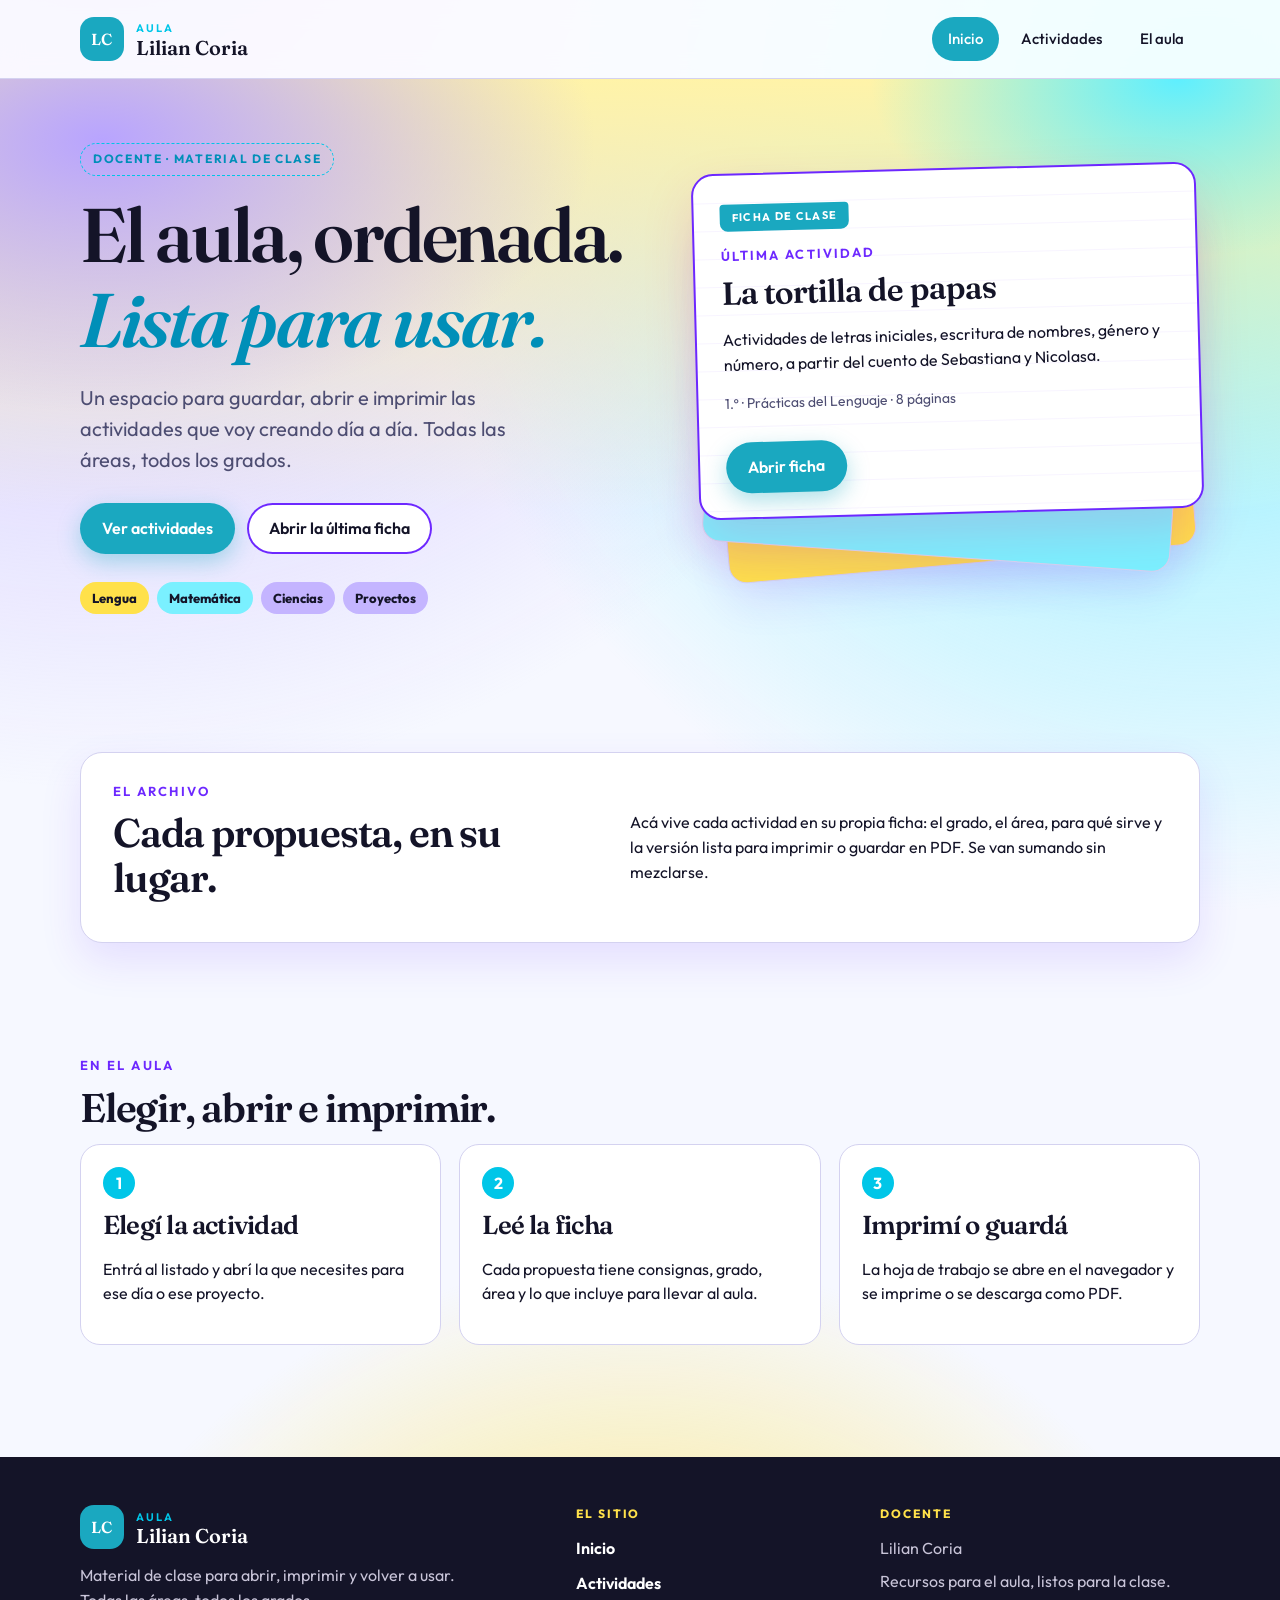
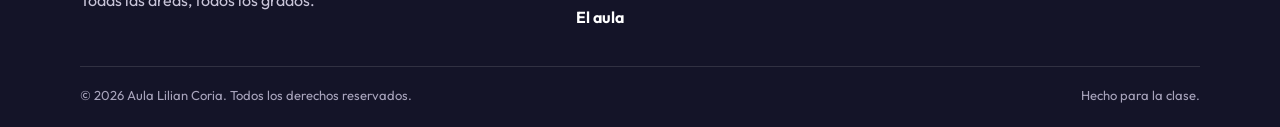
<file: index.html>
<!DOCTYPE html>
<html lang="es">
<head>
  <meta charset="UTF-8">
  <meta name="viewport" content="width=device-width, initial-scale=1">
  <title>Aula Lilian Coria</title>
  <meta name="description" content="Espacio de Lilian Coria, docente. Actividades de todas las áreas y grados para imprimir y usar en el aula.">
  <link rel="preconnect" href="https://fonts.googleapis.com">
  <link rel="preconnect" href="https://fonts.gstatic.com" crossorigin>
  <link href="https://fonts.googleapis.com/css2?family=Fraunces:opsz,wght@9..144,500;9..144,600;9..144,700&family=Outfit:wght@400;500;600;700&display=swap" rel="stylesheet">
  <link rel="icon" href="favicon.svg" type="image/svg+xml">
  <link rel="stylesheet" href="css/site.css">
</head>
<body data-root="" data-page="inicio">
  <header class="site-header">
    <div class="wrap header-inner">
      <a class="brand" href="./">
        <span class="brand-mark">LC</span>
        <span>
          <span class="brand-kicker">Aula</span>
          <span class="brand-name">Lilian Coria</span>
        </span>
      </a>
      <nav class="nav">
        <a href="./" data-nav="inicio">Inicio</a>
        <a href="actividades/" data-nav="actividades">Actividades</a>
        <a href="sobre.html" data-nav="sobre">El aula</a>
      </nav>
    </div>
  </header>

  <main>
    <section class="portada">
      <div class="portada-luz" aria-hidden="true"></div>
      <div class="wrap portada-grid">
        <div class="portada-texto">
          <p class="sello">Docente · Material de clase</p>
          <h1>El aula, ordenada.<br><em>Lista para usar.</em></h1>
          <p class="lead">Un espacio para guardar, abrir e imprimir las actividades que voy creando día a día. Todas las áreas, todos los grados.</p>
          <div class="acciones">
            <a class="btn btn-terra" href="actividades/">Ver actividades</a>
            <a class="btn btn-ghost" href="actividades/la-tortilla-de-papas/" data-ultima>Abrir la última ficha</a>
          </div>
          <ul class="areas-vivo">
            <li>Lengua</li>
            <li>Matemática</li>
            <li>Ciencias</li>
            <li>Proyectos</li>
          </ul>
        </div>

        <aside class="mesa-fichas">
          <div class="papel papel-2" aria-hidden="true"></div>
          <div class="papel papel-1" aria-hidden="true"></div>
          <div class="ficha-destacada" data-destacada>
            <p class="ficha-cinta">Ficha de clase</p>
            <p class="eyebrow">Actividad disponible</p>
            <h2>La tortilla de papas</h2>
            <p>Letras iniciales, escritura de nombres, género y número. Después de leer.</p>
            <p class="ficha-linea">1.º · Prácticas del Lenguaje · 8 páginas</p>
            <div class="acciones">
              <a class="btn btn-terra" href="actividades/la-tortilla-de-papas/">Abrir ficha</a>
            </div>
          </div>
        </aside>
      </div>
    </section>

    <section class="wrap seccion seccion-aula">
      <div class="panel panel-aula">
        <div>
          <p class="eyebrow">El archivo</p>
          <h2>Cada propuesta, en su lugar.</h2>
        </div>
        <p>Acá vive cada actividad en su propia ficha: el grado, el área, para qué sirve y la versión lista para imprimir o guardar en PDF. Se van sumando sin mezclarse.</p>
      </div>
    </section>

    <section class="wrap seccion">
      <p class="eyebrow">En el aula</p>
      <h2>Elegir, abrir e imprimir.</h2>
      <div class="pasos">
        <article class="paso">
          <b>1</b>
          <h3>Elegí la actividad</h3>
          <p>Entrá al listado y abrí la que necesites para ese día o ese proyecto.</p>
        </article>
        <article class="paso">
          <b>2</b>
          <h3>Leé la ficha</h3>
          <p>Cada propuesta tiene consignas, grado, área y lo que incluye para llevar al aula.</p>
        </article>
        <article class="paso">
          <b>3</b>
          <h3>Imprimí o guardá</h3>
          <p>La hoja de trabajo se abre en el navegador y se imprime o se descarga como PDF.</p>
        </article>
      </div>
    </section>
  </main>

  <footer class="site-footer">
    <div class="wrap footer-inner">
      <p>Aula Lilian Coria</p>
      <p>© <span data-year></span></p>
    </div>
  </footer>

  <script src="js/actividades.js"></script>
  <script src="js/publicaciones-config.js"></script>
  <script src="js/catalogo.js"></script>
  <script src="js/site.js"></script>
</body>
</html>
</file>
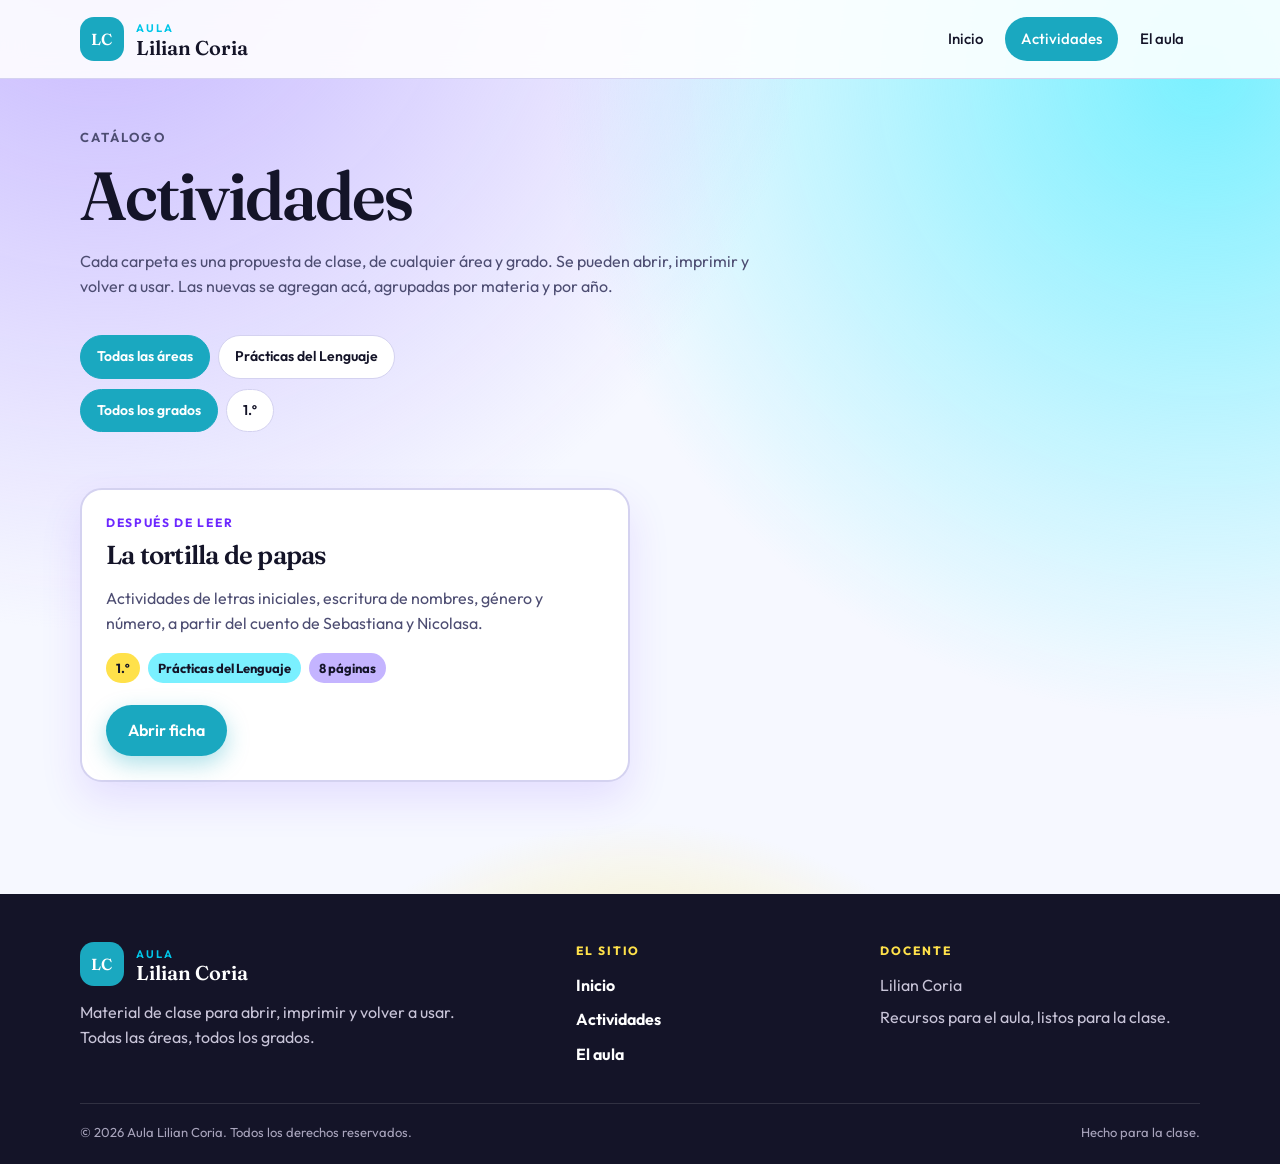
<file: actividades/index.html>
<!DOCTYPE html>
<html lang="es">
<head>
  <meta charset="UTF-8">
  <meta name="viewport" content="width=device-width, initial-scale=1">
  <title>Actividades · Aula Lilian Coria</title>
  <meta name="description" content="Listado de actividades de todas las áreas y grados, creadas por Lilian Coria.">
  <link rel="preconnect" href="https://fonts.googleapis.com">
  <link rel="preconnect" href="https://fonts.gstatic.com" crossorigin>
  <link href="https://fonts.googleapis.com/css2?family=Fraunces:opsz,wght@9..144,500;9..144,600;9..144,700&family=Outfit:wght@400;500;600;700&display=swap" rel="stylesheet">
  <link rel="icon" href="../favicon.svg" type="image/svg+xml">
  <link rel="stylesheet" href="../css/site.css">
</head>
<body data-root="../" data-page="actividades">
  <header class="site-header">
    <div class="wrap header-inner">
      <a class="brand" href="../">
        <span class="brand-mark">LC</span>
        <span>
          <span class="brand-kicker">Aula</span>
          <span class="brand-name">Lilian Coria</span>
        </span>
      </a>
      <nav class="nav">
        <a href="../" data-nav="inicio">Inicio</a>
        <a href="./" data-nav="actividades">Actividades</a>
        <a href="../sobre.html" data-nav="sobre">El aula</a>
      </nav>
    </div>
  </header>

  <main class="wrap">
    <header class="page-head">
      <p class="eyebrow">Catálogo</p>
      <h1>Actividades</h1>
      <p>Cada carpeta es una propuesta de clase, de cualquier área y grado. Se pueden abrir, imprimir y volver a usar. Las nuevas se agregan acá, agrupadas por materia y por año.</p>
    </header>
    <div class="filtros-area" data-filtros></div>
    <section class="grid-actividades seccion" data-catalogo></section>
  </main>

  <footer class="site-footer">
    <div class="wrap footer-inner">
      <p>Aula Lilian Coria</p>
      <p>© <span data-year></span></p>
    </div>
  </footer>

  <script src="../js/actividades.js"></script>
  <script src="../js/publicaciones-config.js"></script>
  <script src="../js/catalogo.js"></script>
  <script src="../js/site.js"></script>
</body>
</html>
</file>
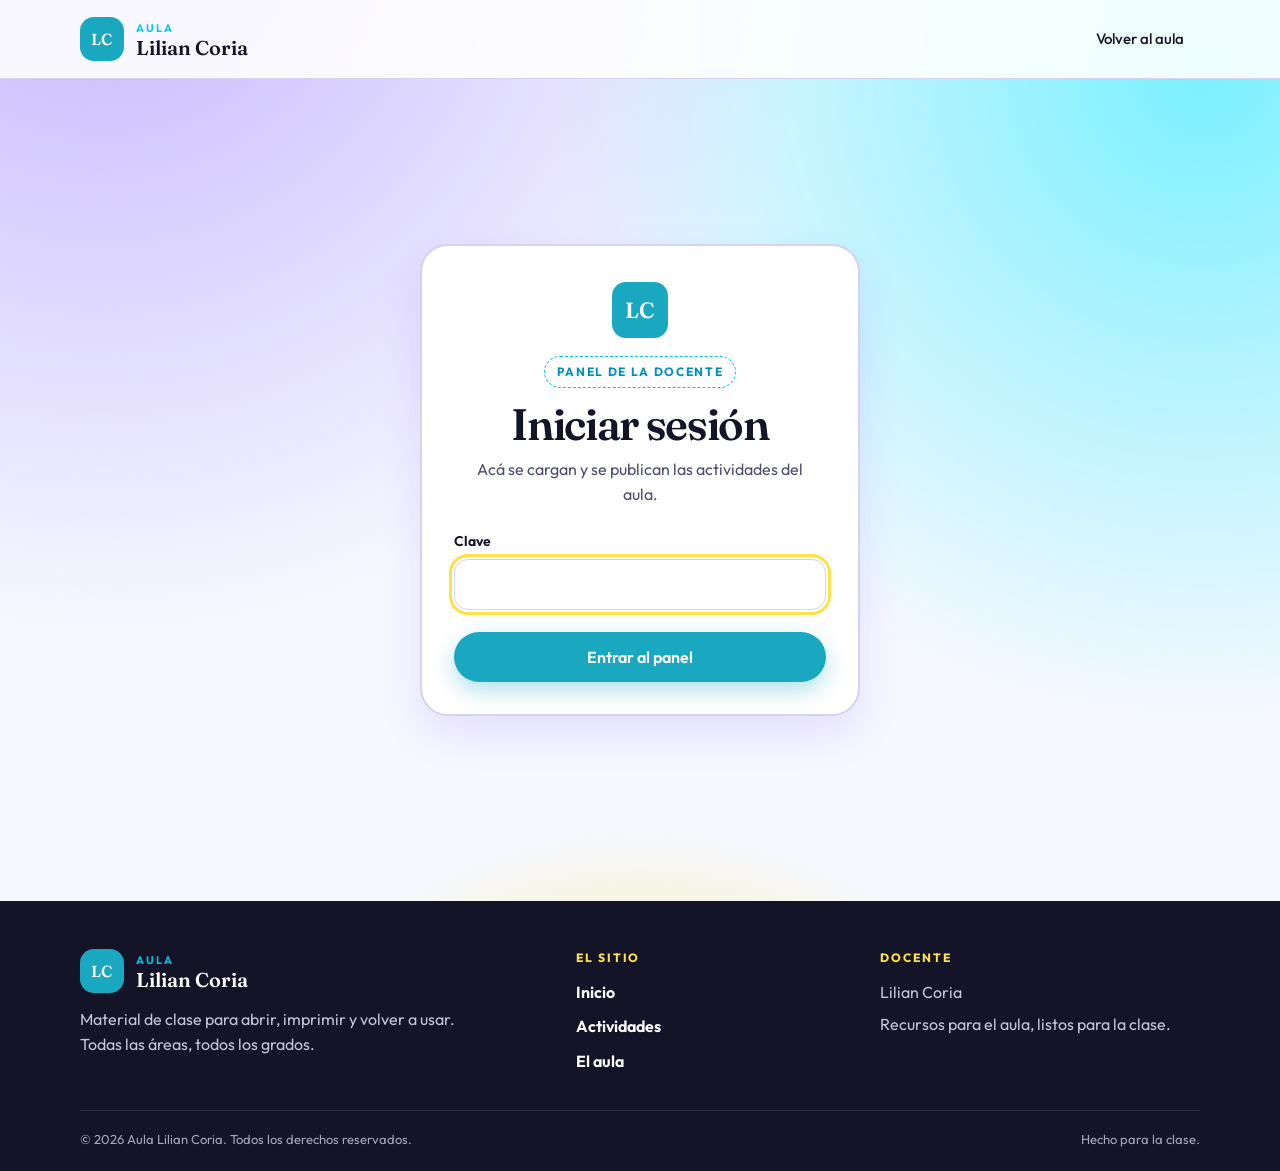
<file: admin/index.html>
<!DOCTYPE html>
<html lang="es">
<head>
  <meta charset="UTF-8">
  <meta name="viewport" content="width=device-width, initial-scale=1">
  <title>Entrar · Aula Lilian Coria</title>
  <link rel="preconnect" href="https://fonts.googleapis.com">
  <link rel="preconnect" href="https://fonts.gstatic.com" crossorigin>
  <link href="https://fonts.googleapis.com/css2?family=Fraunces:opsz,wght@9..144,500;9..144,600;9..144,700&family=Outfit:wght@400;500;600;700&display=swap" rel="stylesheet">
  <link rel="icon" href="../favicon.svg" type="image/svg+xml">
  <link rel="stylesheet" href="../css/site.css">
  <link rel="stylesheet" href="../css/admin.css">
</head>
<body class="login-cuerpo" data-root="../">
  <header class="site-header">
    <div class="wrap header-inner">
      <a class="brand" href="../">
        <span class="brand-mark">LC</span>
        <span>
          <span class="brand-kicker">Aula</span>
          <span class="brand-name">Lilian Coria</span>
        </span>
      </a>
      <nav class="nav">
        <a href="../">Volver al aula</a>
      </nav>
    </div>
  </header>

  <main class="login-pagina">
    <section class="login-card" aria-labelledby="login-titulo">
      <span class="brand-mark login-marca">LC</span>
      <p class="sello">Panel de la docente</p>
      <h1 id="login-titulo">Iniciar sesión</h1>
      <p class="login-texto">Acá se cargan y se publican las actividades del aula.</p>
      <form id="form-login">
        <div class="campo">
          <label for="clave">Clave</label>
          <input id="clave" name="clave" type="password" autocomplete="current-password" required autofocus>
        </div>
        <p class="aviso aviso-mal" id="error" hidden>La clave no es correcta. Probá de nuevo.</p>
        <button class="btn btn-terra login-entrar" type="submit">Entrar al panel</button>
      </form>
    </section>
  </main>

  <footer class="site-footer"></footer>

  <script src="../js/admin-config.js"></script>
  <script src="../js/admin-auth.js"></script>
  <script src="../js/actividades.js"></script>
  <script src="../js/publicaciones-config.js"></script>
  <script src="../js/catalogo.js"></script>
  <script src="../js/site.js"></script>
  <script>
    if (AulaAuth.haySesion()) location.replace("/admin/panel.html");
    document.getElementById("form-login").addEventListener("submit", function (e) {
      e.preventDefault();
      var ok = AulaAuth.entrar(document.getElementById("clave").value);
      document.getElementById("error").hidden = ok;
      if (ok) location.replace("/admin/panel.html");
      else document.getElementById("clave").focus();
    });
  </script>
</body>
</html>
</file>
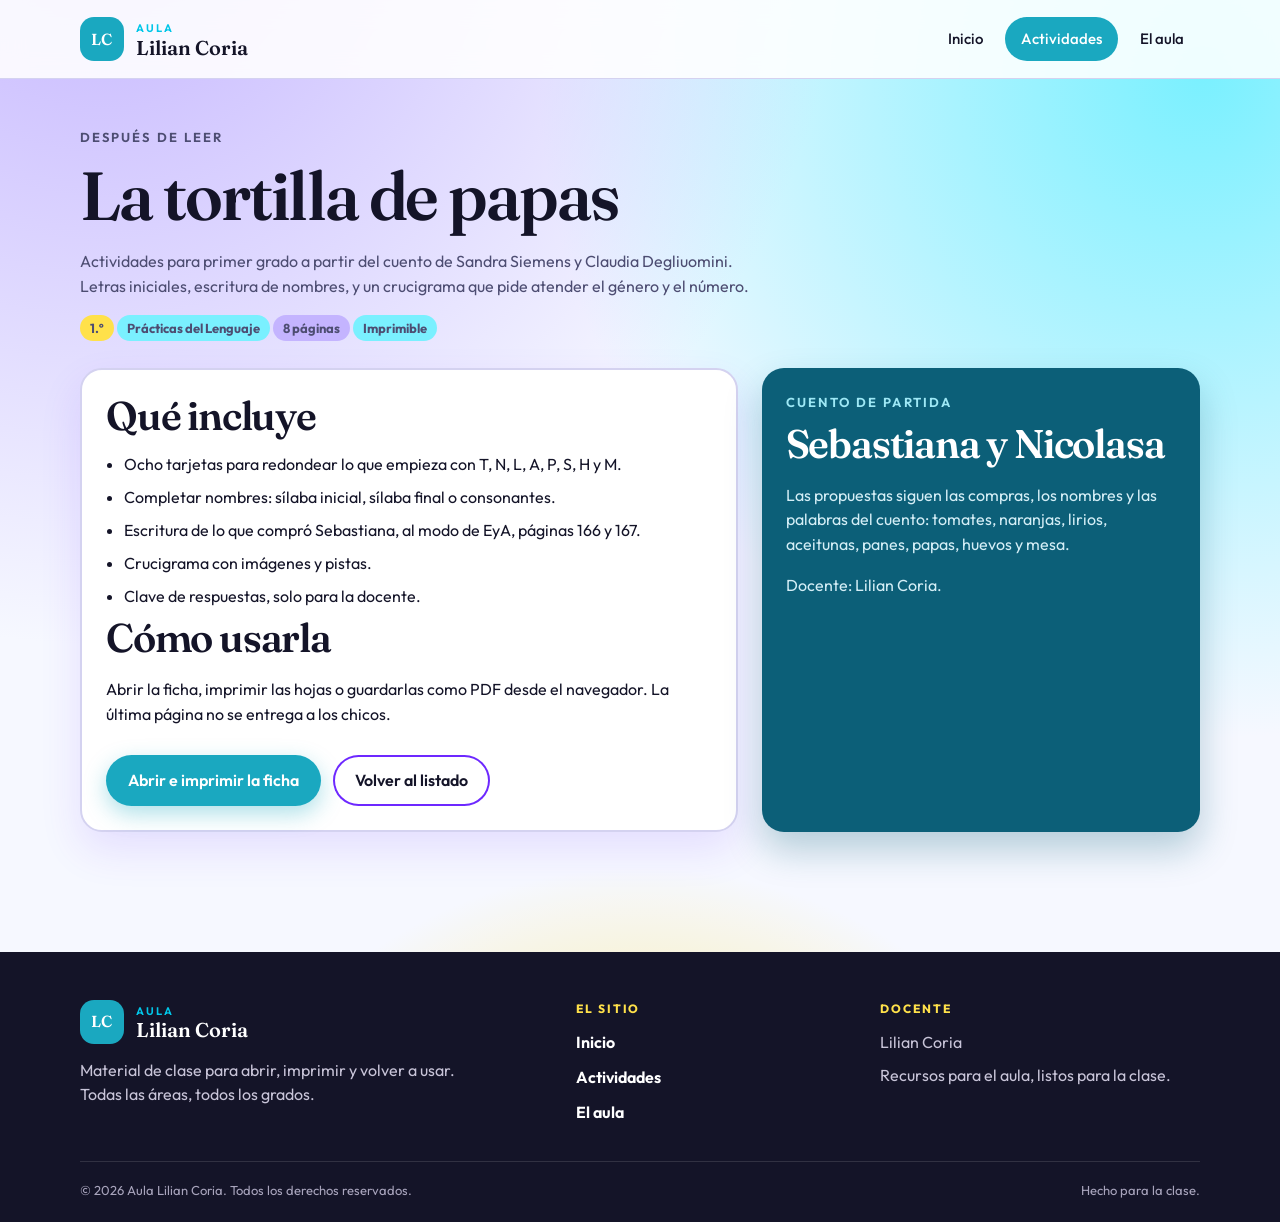
<file: actividades/la-tortilla-de-papas/index.html>
<!DOCTYPE html>
<html lang="es">
<head>
  <meta charset="UTF-8">
  <meta name="viewport" content="width=device-width, initial-scale=1">
  <title>La tortilla de papas · Aula Lilian Coria</title>
  <meta name="description" content="Actividades de primer grado a partir del cuento La tortilla de papas. Ficha imprimible de Lilian Coria.">
  <link rel="preconnect" href="https://fonts.googleapis.com">
  <link rel="preconnect" href="https://fonts.gstatic.com" crossorigin>
  <link href="https://fonts.googleapis.com/css2?family=Fraunces:opsz,wght@9..144,500;9..144,600;9..144,700&family=Outfit:wght@400;500;600;700&display=swap" rel="stylesheet">
  <link rel="icon" href="../../favicon.svg" type="image/svg+xml">
  <link rel="stylesheet" href="../../css/site.css">
</head>
<body data-root="../../" data-page="actividades">
  <header class="site-header">
    <div class="wrap header-inner">
      <a class="brand" href="../../">
        <span class="brand-mark">LC</span>
        <span>
          <span class="brand-kicker">Aula</span>
          <span class="brand-name">Lilian Coria</span>
        </span>
      </a>
      <nav class="nav">
        <a href="../../" data-nav="inicio">Inicio</a>
        <a href="../" data-nav="actividades">Actividades</a>
        <a href="../../sobre.html" data-nav="sobre">El aula</a>
      </nav>
    </div>
  </header>

  <main class="wrap">
    <header class="page-head">
      <p class="eyebrow">Después de leer</p>
      <h1>La tortilla de papas</h1>
      <p>Actividades para primer grado a partir del cuento de Sandra Siemens y Claudia Degliuomini. Letras iniciales, escritura de nombres, y un crucigrama que pide atender el género y el número.</p>
      <p>
        <span class="chip">1.º</span>
        <span class="chip">Prácticas del Lenguaje</span>
        <span class="chip">8 páginas</span>
        <span class="chip">Imprimible</span>
      </p>
    </header>

    <section class="actividad-layout">
      <div class="card-uso">
        <h2>Qué incluye</h2>
        <ul class="lista-incluida">
          <li>Ocho tarjetas para redondear lo que empieza con T, N, L, A, P, S, H y M.</li>
          <li>Completar nombres: sílaba inicial, sílaba final o consonantes.</li>
          <li>Escritura de lo que compró Sebastiana, al modo de EyA, páginas 166 y 167.</li>
          <li>Crucigrama con imágenes y pistas.</li>
          <li>Clave de respuestas, solo para la docente.</li>
        </ul>
        <h2>Cómo usarla</h2>
        <p>Abrir la ficha, imprimir las hojas o guardarlas como PDF desde el navegador. La última página no se entrega a los chicos.</p>
        <div class="acciones">
          <a class="btn btn-terra" href="ficha.html">Abrir e imprimir la ficha</a>
          <a class="btn btn-ghost" href="../">Volver al listado</a>
        </div>
      </div>
      <aside class="aside-box">
        <p class="eyebrow" style="color:#9ee8f5">Cuento de partida</p>
        <h2>Sebastiana y Nicolasa</h2>
        <p>Las propuestas siguen las compras, los nombres y las palabras del cuento: tomates, naranjas, lirios, aceitunas, panes, papas, huevos y mesa.</p>
        <p>Docente: Lilian Coria.</p>
      </aside>
    </section>
  </main>

  <footer class="site-footer">
    <div class="wrap footer-inner">
      <p>Aula Lilian Coria · Recursos de clase</p>
      <p>© <span data-year></span></p>
    </div>
  </footer>

  <script src="../../js/actividades.js"></script>
  <script src="../../js/site.js"></script>
</body>
</html>
</file>
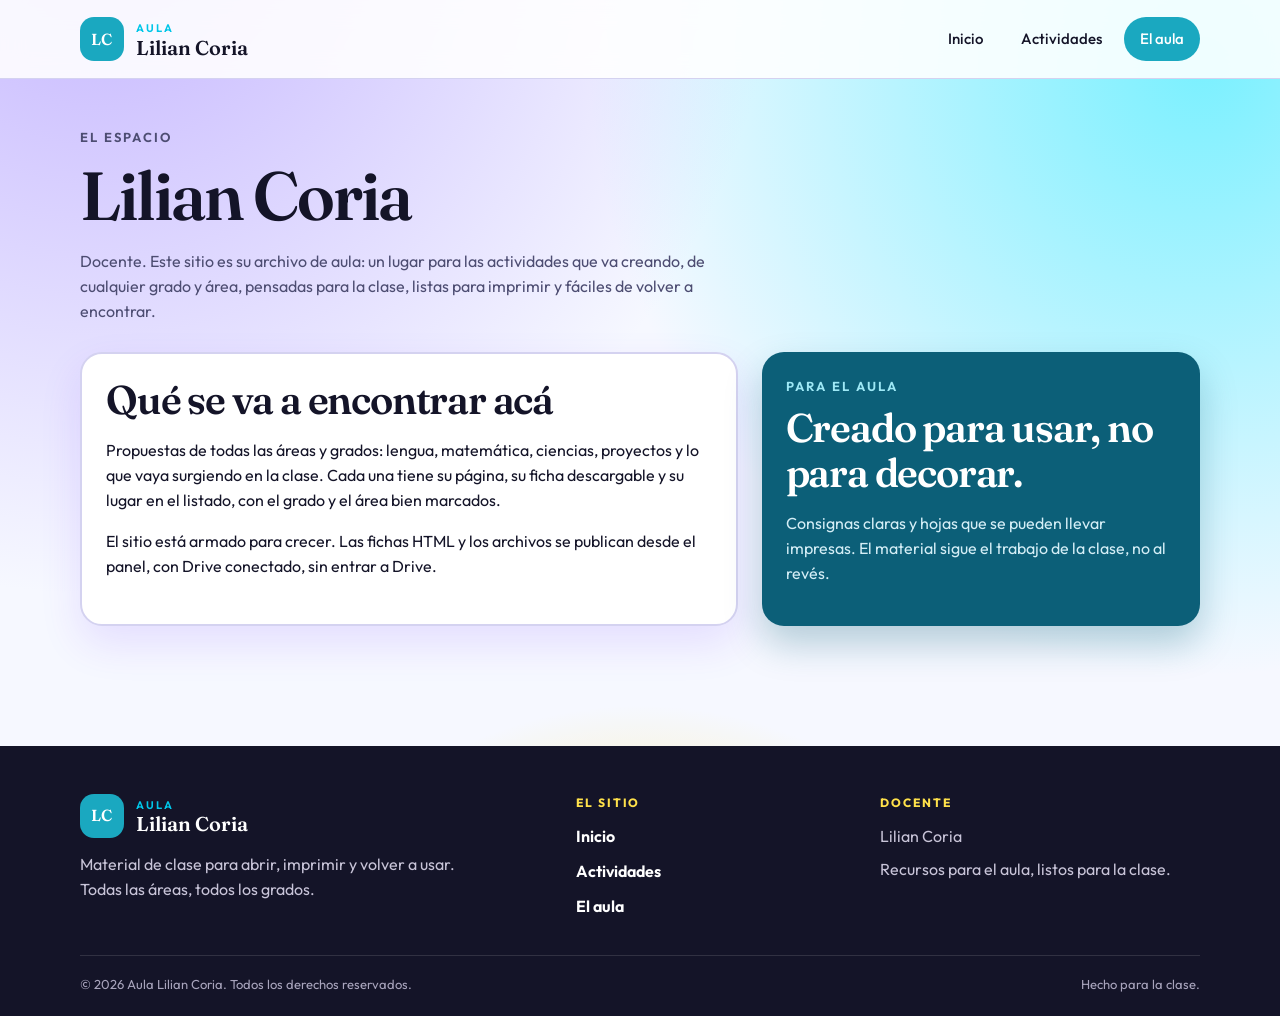
<file: sobre.html>
<!DOCTYPE html>
<html lang="es">
<head>
  <meta charset="UTF-8">
  <meta name="viewport" content="width=device-width, initial-scale=1">
  <title>El aula · Lilian Coria</title>
  <meta name="description" content="Quién es Lilian Coria y para qué existe este espacio de actividades de todas las áreas y grados.">
  <link rel="preconnect" href="https://fonts.googleapis.com">
  <link rel="preconnect" href="https://fonts.gstatic.com" crossorigin>
  <link href="https://fonts.googleapis.com/css2?family=Fraunces:opsz,wght@9..144,500;9..144,600;9..144,700&family=Outfit:wght@400;500;600;700&display=swap" rel="stylesheet">
  <link rel="icon" href="favicon.svg" type="image/svg+xml">
  <link rel="stylesheet" href="css/site.css">
</head>
<body data-root="" data-page="sobre">
  <header class="site-header">
    <div class="wrap header-inner">
      <a class="brand" href="./">
        <span class="brand-mark">LC</span>
        <span>
          <span class="brand-kicker">Aula</span>
          <span class="brand-name">Lilian Coria</span>
        </span>
      </a>
      <nav class="nav">
        <a href="./" data-nav="inicio">Inicio</a>
        <a href="actividades/" data-nav="actividades">Actividades</a>
        <a href="sobre.html" data-nav="sobre">El aula</a>
      </nav>
    </div>
  </header>

  <main class="wrap">
    <header class="page-head">
      <p class="eyebrow">El espacio</p>
      <h1>Lilian Coria</h1>
      <p>Docente. Este sitio es su archivo de aula: un lugar para las actividades que va creando, de cualquier grado y área, pensadas para la clase, listas para imprimir y fáciles de volver a encontrar.</p>
    </header>

    <section class="actividad-layout">
      <div class="card-uso">
        <h2>Qué se va a encontrar acá</h2>
        <p>Propuestas de todas las áreas y grados: lengua, matemática, ciencias, proyectos y lo que vaya surgiendo en la clase. Cada una tiene su página, su ficha descargable y su lugar en el listado, con el grado y el área bien marcados.</p>
        <p>El sitio está armado para crecer. Las fichas HTML y los archivos se publican desde el panel, con Drive conectado, sin entrar a Drive.</p>
      </div>
      <aside class="aside-box">
        <p class="eyebrow" style="color:#9ee8f5">Para el aula</p>
        <h2>Creado para usar, no para decorar.</h2>
        <p>Consignas claras y hojas que se pueden llevar impresas. El material sigue el trabajo de la clase, no al revés.</p>
      </aside>
    </section>
  </main>

  <footer class="site-footer">
    <div class="wrap footer-inner">
      <p>Aula Lilian Coria</p>
      <p>© <span data-year></span></p>
    </div>
  </footer>

  <script src="js/actividades.js"></script>
  <script src="js/publicaciones-config.js"></script>
  <script src="js/site.js"></script>
</body>
</html>
</file>
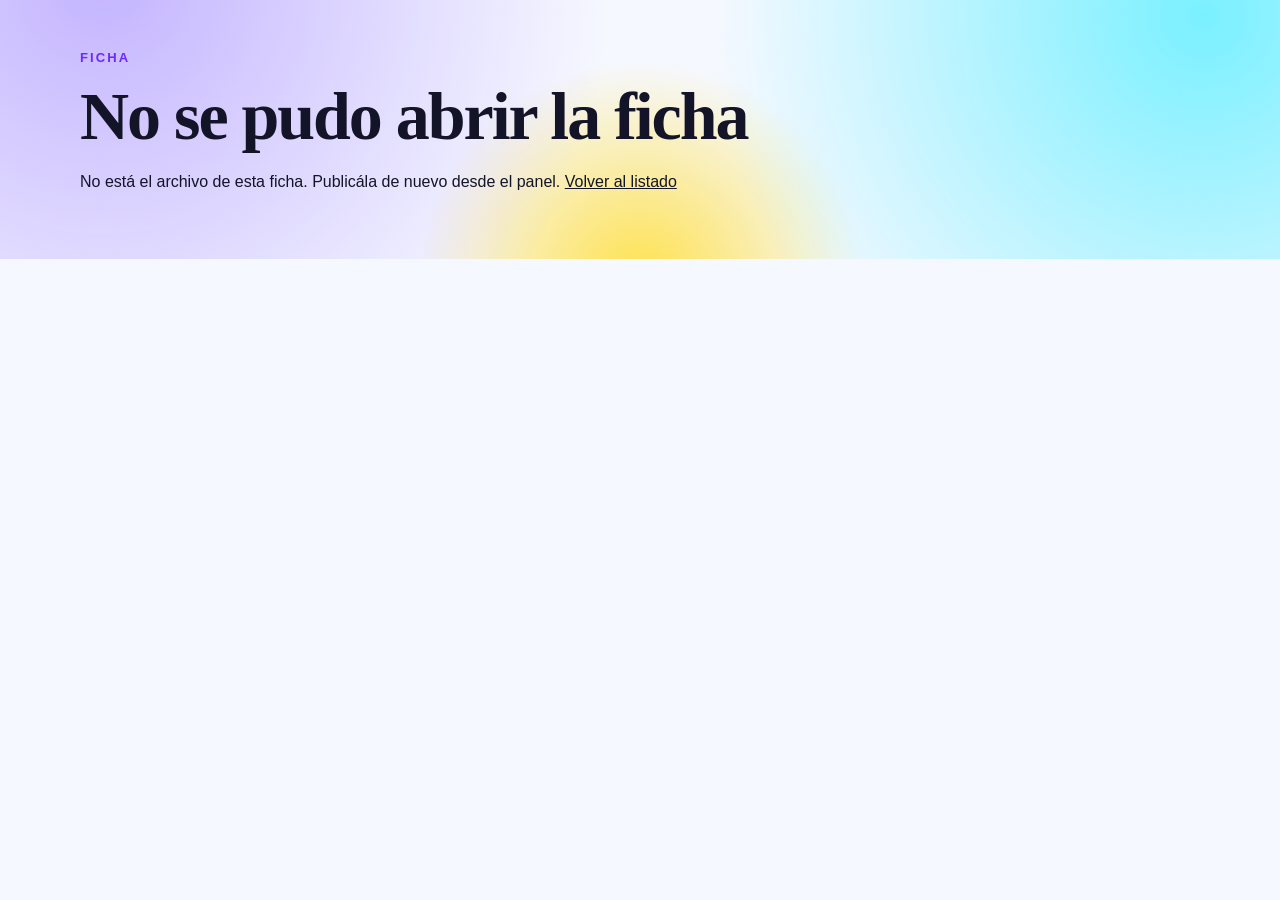
<file: actividades/abrir.html>
<!DOCTYPE html>
<html lang="es">
<head>
  <meta charset="UTF-8">
  <meta name="viewport" content="width=device-width, initial-scale=1">
  <title>Abriendo ficha · Aula Lilian Coria</title>
  <link rel="icon" href="../favicon.svg" type="image/svg+xml">
  <link rel="stylesheet" href="../css/site.css">
</head>
<body data-root="../">
  <main class="wrap" style="padding:48px 0">
    <p class="eyebrow">Ficha</p>
    <h1 id="estado">Abriendo la ficha…</h1>
    <p id="detalle">Un segundo. Se está cargando desde Drive.</p>
  </main>
  <script src="../js/publicaciones-config.js"></script>
  <script src="../js/actividades.js"></script>
  <script src="../js/catalogo.js"></script>
  <script>
    var params = new URLSearchParams(location.search);
    var id = params.get("id");
    var file = params.get("file");
    var estado = document.getElementById("estado");
    var detalle = document.getElementById("detalle");

    function fallar(mensaje) {
      estado.textContent = "No se pudo abrir la ficha";
      detalle.innerHTML = (mensaje || "Intentá de nuevo desde el panel.") +
        ' <a href="./">Volver al listado</a>';
    }

    function limpiarFicha(html) {
      var inicio = html.search(/<!DOCTYPE html>/i);
      if (inicio === -1) inicio = html.search(/<html[\s>]/i);
      if (inicio > 0) html = html.slice(inicio);
      var fin = html.toLowerCase().lastIndexOf("</html>");
      if (fin !== -1) html = html.slice(0, fin + 7);
      return html;
    }

    function mostrar(html) {
      html = limpiarFicha(html || "");
      if (!html || html.indexOf("<html") === -1 && html.indexOf("<!DOCTYPE") === -1) {
        fallar("Drive devolvió el archivo, pero no es una ficha HTML.");
        return;
      }
      document.open();
      document.write(html);
      document.close();
    }

    AulaCatalogo.buscar(id).then(function (item) {
      var fileId = file || (item && item.driveFileId);
      if (!fileId) {
        fallar("No está el archivo de esta ficha. Publicála de nuevo desde el panel.");
        return;
      }
      return AulaCatalogo.bajarHtml(fileId).then(mostrar);
    }).catch(function (err) {
      fallar(err.message || "Conectá Drive en Ajustes y volvé a abrir.");
    });
  </script>
</body>
</html>
</file>
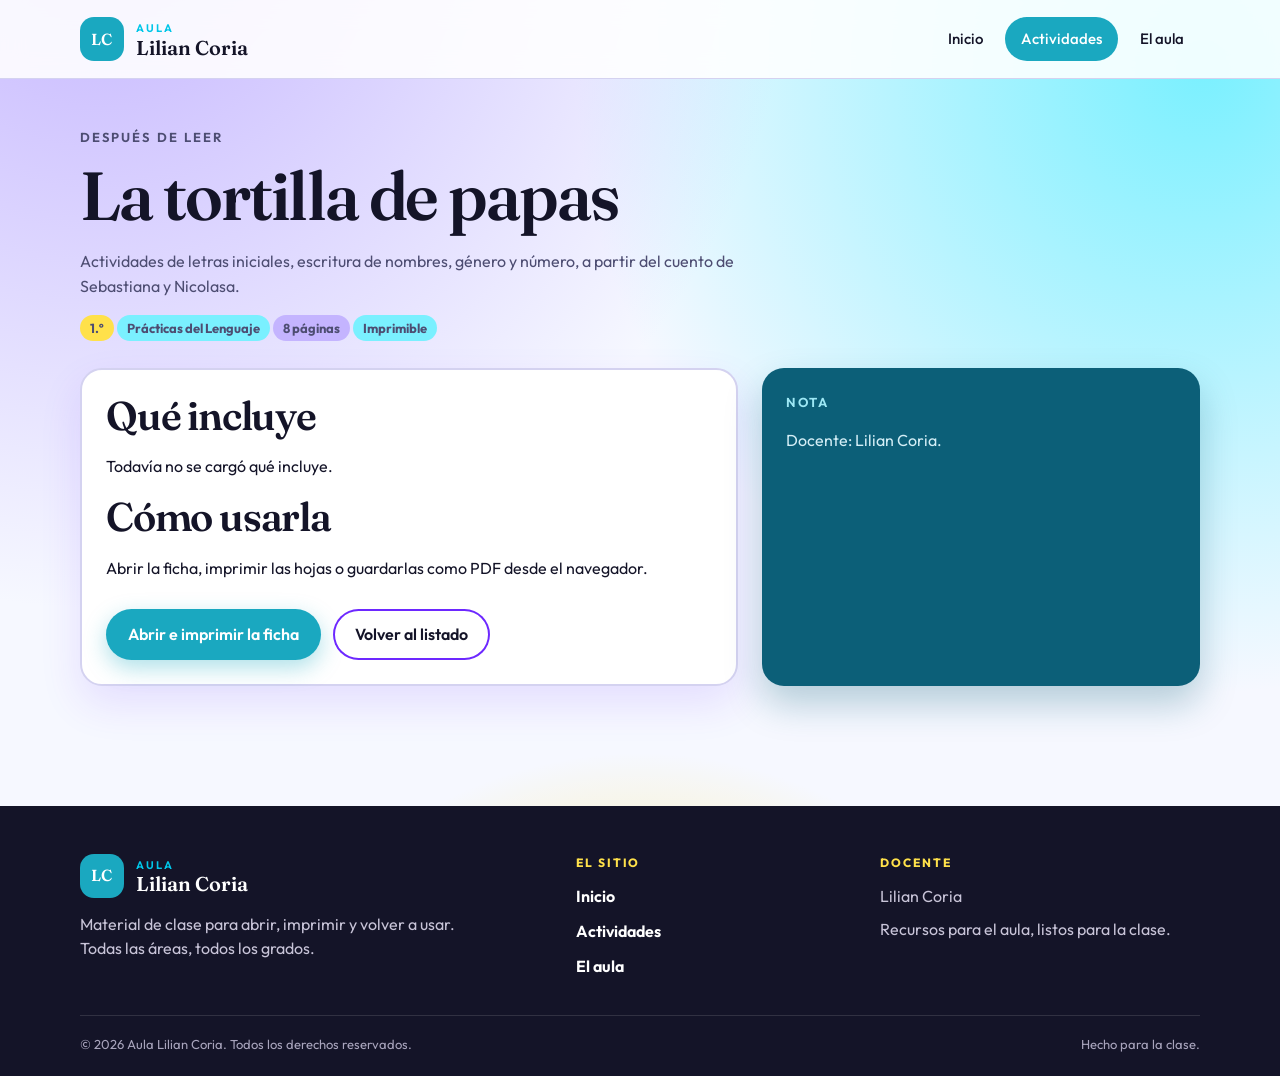
<file: actividades/ver.html>
<!DOCTYPE html>
<html lang="es">
<head>
  <meta charset="UTF-8">
  <meta name="viewport" content="width=device-width, initial-scale=1">
  <title>Actividad · Aula Lilian Coria</title>
  <link rel="preconnect" href="https://fonts.googleapis.com">
  <link rel="preconnect" href="https://fonts.gstatic.com" crossorigin>
  <link href="https://fonts.googleapis.com/css2?family=Fraunces:opsz,wght@9..144,500;9..144,600;9..144,700&family=Outfit:wght@400;500;600;700&display=swap" rel="stylesheet">
  <link rel="icon" href="../favicon.svg" type="image/svg+xml">
  <link rel="stylesheet" href="../css/site.css">
  <link rel="stylesheet" href="../css/admin.css">
</head>
<body data-root="../" data-page="actividades">
  <header class="site-header">
    <div class="wrap header-inner">
      <a class="brand" href="../">
        <span class="brand-mark">LC</span>
        <span>
          <span class="brand-kicker">Aula</span>
          <span class="brand-name">Lilian Coria</span>
        </span>
      </a>
      <nav class="nav">
        <a href="../">Inicio</a>
        <a href="./" data-nav="actividades">Actividades</a>
        <a href="../sobre.html">El aula</a>
      </nav>
    </div>
  </header>

  <main class="wrap">
    <header class="page-head" id="cabeza">
      <p class="eyebrow">Actividad</p>
      <h1>Cargando…</h1>
    </header>
    <section class="actividad-layout" id="cuerpo"></section>
  </main>

  <footer class="site-footer"></footer>

  <script src="../js/actividades.js"></script>
  <script src="../js/publicaciones-config.js"></script>
  <script src="../js/catalogo.js"></script>
  <script src="../js/ficha-portada.js"></script>
  <script src="../js/site.js"></script>
  <script>
    function pintar(item) {
      if (!item) {
        var extras = [];
        try { extras = JSON.parse(localStorage.getItem("aula_publicaciones") || "[]"); } catch (e) {}
        if (extras.length) {
          document.getElementById("cabeza").innerHTML = "<p class='eyebrow'>Actividades</p><h1>Elegí una ficha</h1>";
          document.getElementById("cuerpo").innerHTML = extras.map(function (a) {
            AulaCatalogo.recordar(a);
            return '<a class="card-uso" style="display:block;margin-bottom:12px;text-decoration:none" href="ver.html?id=' +
              encodeURIComponent(a.id || a.archivoNombre || "") + '"><h2>' + (a.titulo || "Sin título") +
              "</h2><p>" + (a.grado || "") + " · " + (a.area || "") + "</p></a>";
          }).join("");
          return;
        }
        document.getElementById("cabeza").innerHTML =
          "<h1>Todavía no se ve esta ficha</h1>" +
          "<p>Entrá al <a href=\"../admin/panel.html\">panel</a>, conectá Drive si hace falta, y tocá el título de la actividad. No abras el archivo HTML del escritorio.</p>";
        return;
      }
      document.title = item.titulo + " · Aula Lilian Coria";
      document.getElementById("cabeza").innerHTML = AulaPortada.cabeza(item);
      document.getElementById("cuerpo").innerHTML = AulaPortada.cuerpo(item);
    }

    var id = new URLSearchParams(location.search).get("id");
    AulaCatalogo.buscar(id).then(pintar);
  </script>
</body>
</html>
</file>
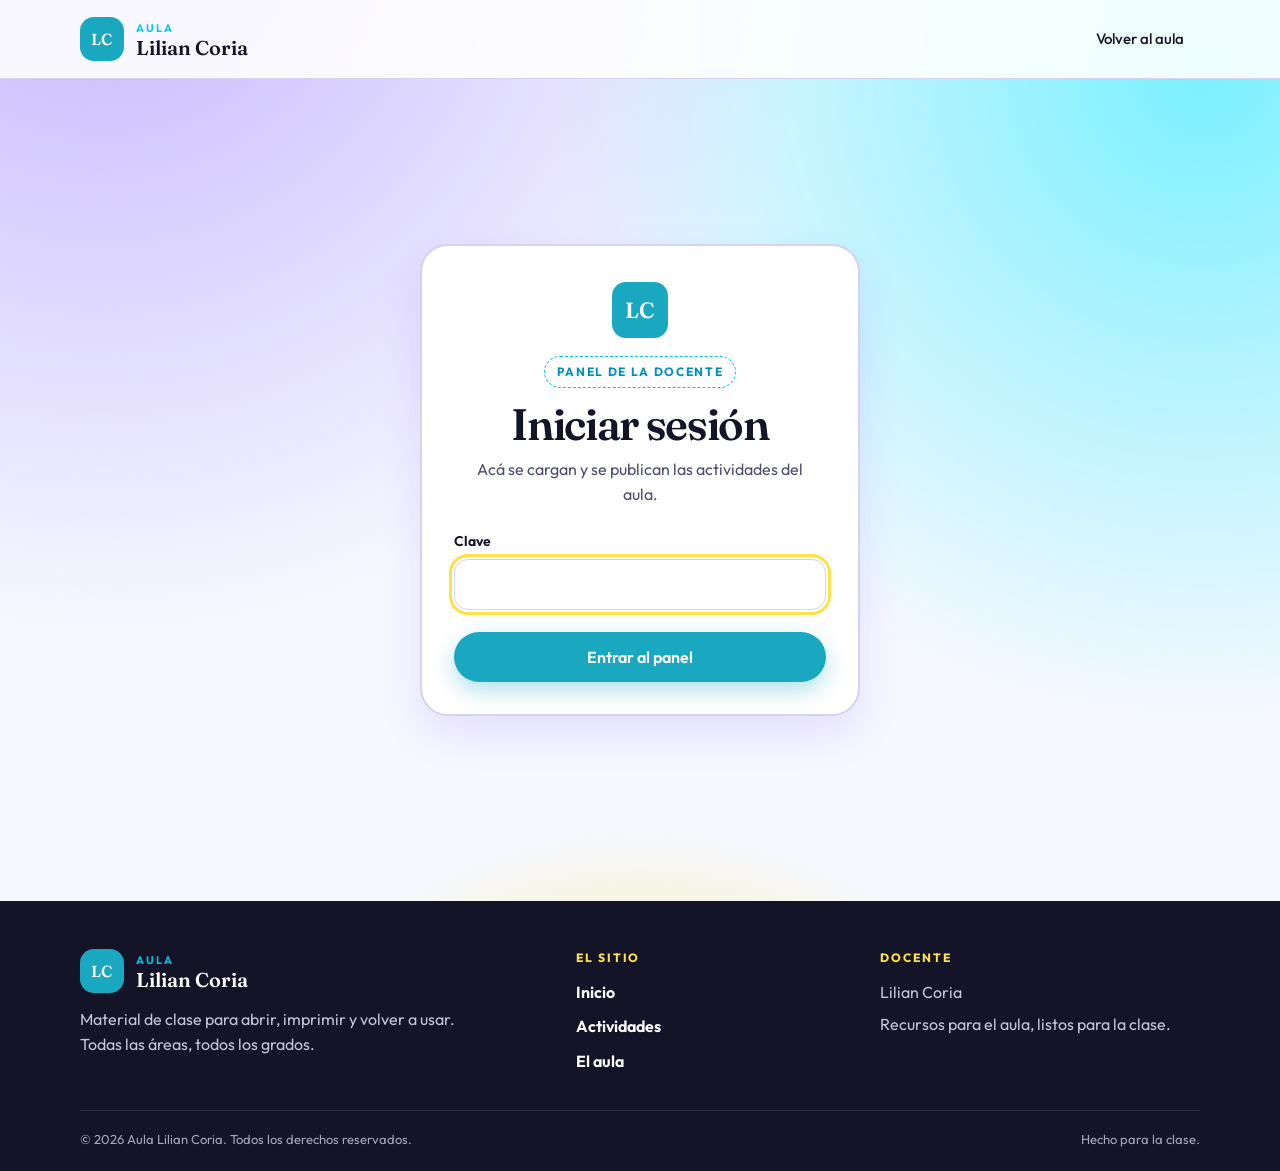
<file: admin/ajustes.html>
<!DOCTYPE html>
<html lang="es">
<head>
  <meta charset="UTF-8">
  <meta name="viewport" content="width=device-width, initial-scale=1">
  <title>Ajustes · Aula Lilian Coria</title>
  <link rel="preconnect" href="https://fonts.googleapis.com">
  <link rel="preconnect" href="https://fonts.gstatic.com" crossorigin>
  <link href="https://fonts.googleapis.com/css2?family=Fraunces:opsz,wght@9..144,500;9..144,600;9..144,700&family=Outfit:wght@400;500;600;700&display=swap" rel="stylesheet">
  <link rel="icon" href="../favicon.svg" type="image/svg+xml">
  <link rel="stylesheet" href="../css/site.css">
  <link rel="stylesheet" href="../css/admin.css">
  <script src="https://accounts.google.com/gsi/client" async defer></script>
</head>
<body data-root="../">
  <header class="site-header">
    <div class="wrap header-inner">
      <a class="brand" href="panel.html">
        <span class="brand-mark">LC</span>
        <span>
          <span class="brand-kicker">Panel</span>
          <span class="brand-name">Lilian Coria</span>
        </span>
      </a>
      <nav class="nav">
        <a href="panel.html">Panel</a>
        <a href="nueva.html">Nueva</a>
        <a href="ajustes.html" aria-current="page">Ajustes</a>
        <a href="../">El aula</a>
        <a href="#" id="salir">Salir</a>
      </nav>
    </div>
  </header>

  <main class="wrap admin-cuerpo">
    <header class="page-head">
      <p class="eyebrow">Ajustes</p>
      <h1>Drive y acceso</h1>
      <p>Conectá un Google Drive. Se puede desconectar y entrar con otra cuenta cuando quieran.</p>
    </header>

    <section class="panel">
      <h2>Google Drive</h2>
      <p class="estado-drive">
        <span class="punto" id="punto"></span>
        <span id="estado-texto">Sin conectar</span>
      </p>
      <p class="aviso aviso-mal" id="error" hidden></p>
      <p class="aviso aviso-ok" id="ok" hidden></p>
      <div class="acciones">
        <button class="btn btn-terra" type="button" id="btn-conectar">Conectar Drive</button>
        <button class="btn btn-ghost" type="button" id="btn-cambiar">Cambiar de Drive</button>
        <button class="btn btn-ghost" type="button" id="btn-salir-drive">Desconectar</button>
      </div>
      <p class="ficha-linea" id="ids" style="margin-top:16px"></p>
    </section>

    <section class="panel" style="margin-top:20px">
      <h2>Una sola vez: claves de Google</h2>
      <p>Para que el aula pueda guardar en Drive sin que entre nadie a drive.google.com, hay que crear un proyecto en Google Cloud y pegar acá el Client ID y la API Key. Se editan en <code>js/admin-config.js</code>.</p>
      <ol class="lista-incluida">
        <li>Entrá a Google Cloud Console y creá un proyecto.</li>
        <li>Activá la API de Google Drive.</li>
        <li>Credenciales: Client ID para “Aplicación web”. En orígenes autorizados poné la URL del aula (Netlify) y <code>http://localhost:5173</code>.</li>
        <li>Creá también una API Key restringida a este sitio.</li>
        <li>Pegá los dos valores en <code>js/admin-config.js</code> y volvé a subir el sitio.</li>
      </ol>
      <p class="ficha-linea" id="cfg-estado"></p>
    </section>
  </main>

  <script src="../js/admin-config.js"></script>
  <script src="../js/admin-auth.js"></script>
  <script src="../js/admin-drive.js"></script>
  <script>
    if (!AulaAuth.pedir()) throw new Error("sin sesion");
    document.getElementById("salir").addEventListener("click", function (e) {
      e.preventDefault();
      AulaAuth.salir();
      location.href = "./";
    });

    var cfg = window.AULA_ADMIN || {};
    document.getElementById("cfg-estado").textContent = cfg.googleClientId
      ? "Client ID cargado. Ya se puede conectar."
      : "Todavía no hay Client ID. El botón de conectar va a pedir esa clave.";

    function pintarEstado() {
      var on = AulaDrive.conectado();
      document.getElementById("punto").classList.toggle("ok", on);
      document.getElementById("estado-texto").textContent = on
        ? ("Conectado" + (AulaDrive.cuenta() ? " · " + AulaDrive.cuenta() : ""))
        : "Sin conectar";
      var id = AulaDrive.catalogoId();
      document.getElementById("ids").textContent = id
        ? "Catálogo en Drive: " + id
        : "";
    }

    function conectar(cambiar) {
      document.getElementById("error").hidden = true;
      document.getElementById("ok").hidden = true;
      if (cambiar) AulaDrive.desconectar();
      AulaDrive.conectar().then(function () {
        document.getElementById("ok").textContent = cambiar
          ? "Drive cambiado. Las próximas publicaciones van a esta cuenta."
          : "Drive conectado. Ya se puede publicar desde el aula.";
        document.getElementById("ok").hidden = false;
        pintarEstado();
      }).catch(function (err) {
        document.getElementById("error").textContent = err.message || "No se pudo conectar.";
        document.getElementById("error").hidden = false;
        pintarEstado();
      });
    }

    document.getElementById("btn-conectar").addEventListener("click", function () { conectar(false); });
    document.getElementById("btn-cambiar").addEventListener("click", function () { conectar(true); });
    document.getElementById("btn-salir-drive").addEventListener("click", function () {
      AulaDrive.desconectar();
      document.getElementById("ok").textContent = "Drive desconectado.";
      document.getElementById("ok").hidden = false;
      pintarEstado();
    });
    pintarEstado();
  </script>
</body>
</html>
</file>
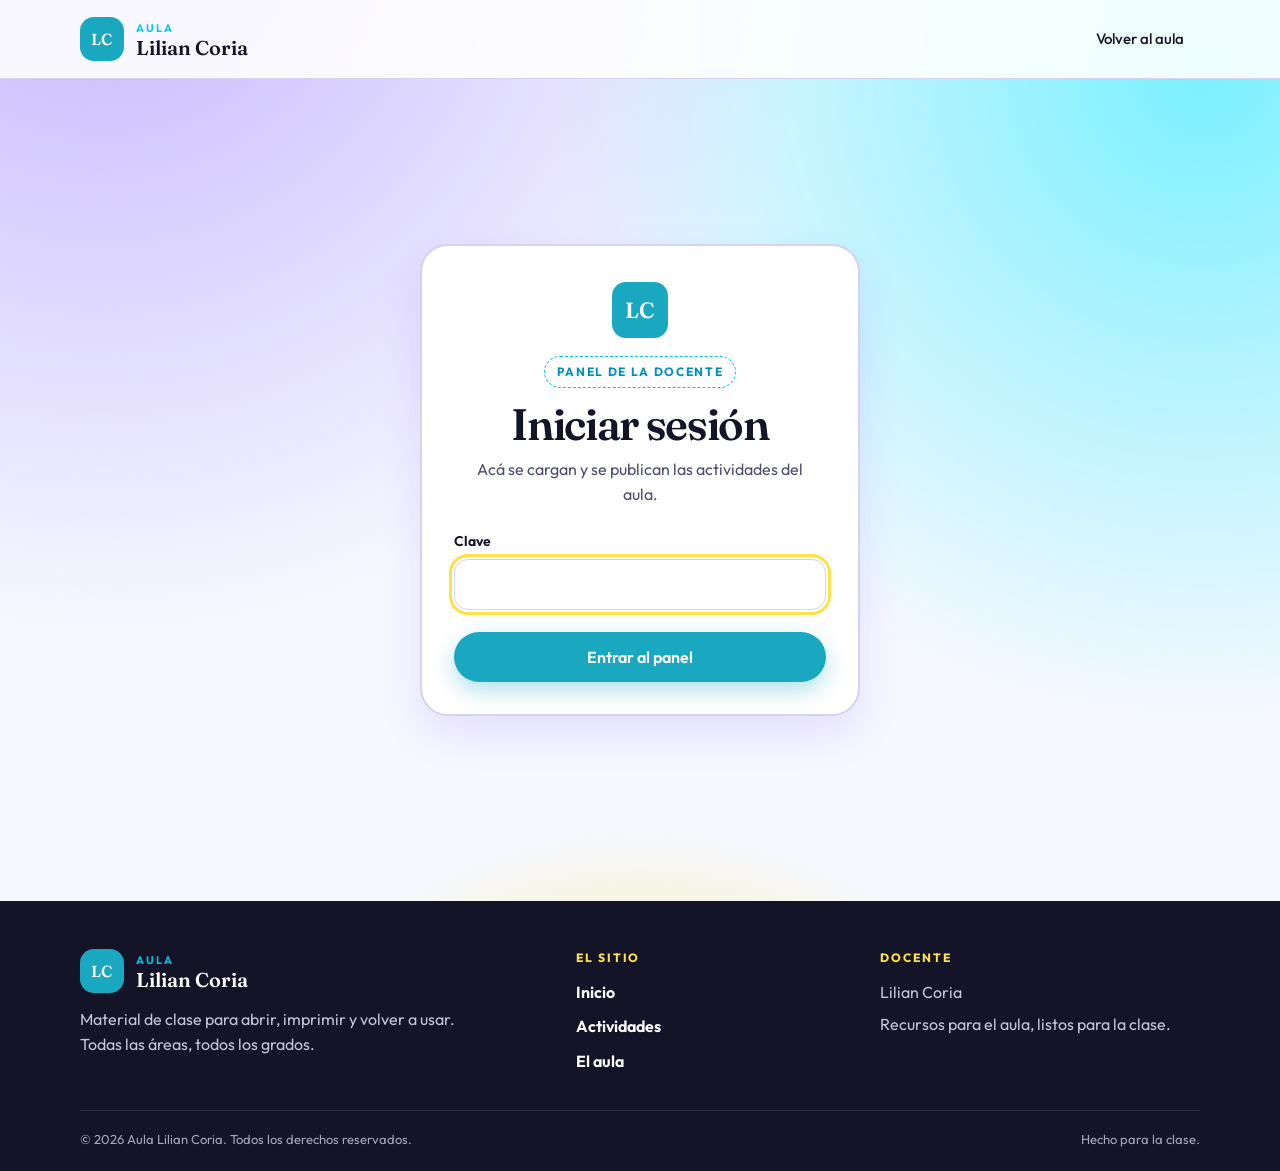
<file: admin/nueva.html>
<!DOCTYPE html>
<html lang="es">
<head>
  <meta charset="UTF-8">
  <meta name="viewport" content="width=device-width, initial-scale=1">
  <title>Nueva actividad · Aula Lilian Coria</title>
  <link rel="preconnect" href="https://fonts.googleapis.com">
  <link rel="preconnect" href="https://fonts.gstatic.com" crossorigin>
  <link href="https://fonts.googleapis.com/css2?family=Fraunces:opsz,wght@9..144,500;9..144,600;9..144,700&family=Outfit:wght@400;500;600;700&display=swap" rel="stylesheet">
  <link rel="icon" href="../favicon.svg" type="image/svg+xml">
  <link rel="stylesheet" href="../css/site.css">
  <link rel="stylesheet" href="../css/admin.css">
  <script src="https://accounts.google.com/gsi/client" async defer></script>
</head>
<body data-root="../">
  <header class="site-header">
    <div class="wrap header-inner">
      <a class="brand" href="panel.html">
        <span class="brand-mark">LC</span>
        <span>
          <span class="brand-kicker">Panel</span>
          <span class="brand-name">Lilian Coria</span>
        </span>
      </a>
      <nav class="nav">
        <a href="panel.html">Panel</a>
        <a href="nueva.html" aria-current="page">Nueva</a>
        <a href="ajustes.html">Ajustes</a>
        <a href="../">El aula</a>
        <a href="#" id="salir">Salir</a>
      </nav>
    </div>
  </header>

  <main class="wrap admin-cuerpo">
    <header class="page-head">
      <p class="eyebrow">Publicar</p>
      <h1>Nueva actividad</h1>
      <p>El archivo se guarda en Drive. En cada campo está el ejemplo de La tortilla de papas. Si todavía no tenés el HTML, copiá el prompt en el <a href="panel.html#prompt-ficha">panel</a>.</p>
    </header>

    <p class="aviso aviso-info" id="aviso-drive"></p>

    <form id="form-nueva" class="panel">
      <div class="tipo-switch" role="group" aria-label="Tipo de actividad">
        <button type="button" class="is-on" data-tipo="html">Ficha HTML</button>
        <button type="button" data-tipo="archivo">Archivo ya hecho</button>
      </div>

      <div class="campo">
        <label for="titulo">Título</label>
        <input id="titulo" name="titulo" required placeholder="La tortilla de papas">
      </div>
      <div class="campo">
        <label for="kicker">Etiqueta corta</label>
        <input id="kicker" name="kicker" placeholder="Después de leer">
      </div>
      <div class="campo">
        <label for="grado">Grado</label>
        <select id="grado" name="grado" required>
          <option value="">Elegí un grado</option>
        </select>
      </div>
      <div class="campo" id="campo-grado-nuevo" hidden>
        <label for="grado-nuevo">Nuevo grado</label>
        <input id="grado-nuevo" name="grado-nuevo" placeholder="Ej. 2.º">
      </div>
      <div class="campo">
        <label for="area">Área</label>
        <select id="area" name="area" required>
          <option value="">Elegí un área</option>
        </select>
      </div>
      <div class="campo" id="campo-area-nueva" hidden>
        <label for="area-nueva">Nueva área</label>
        <input id="area-nueva" name="area-nueva" placeholder="Ej. Matemática">
      </div>
      <div class="campo">
        <label for="resumen">Descripción</label>
        <textarea id="resumen" name="resumen" required placeholder="Actividades para primer grado a partir del cuento de Sandra Siemens y Claudia Degliuomini. Letras iniciales, escritura de nombres, y un crucigrama que pide atender el género y el número."></textarea>
      </div>
      <div class="campo">
        <label for="paginas">Páginas (si se sabe)</label>
        <input id="paginas" name="paginas" type="number" min="1" placeholder="8">
      </div>
      <div class="campo">
        <label for="incluye">Qué incluye</label>
        <textarea id="incluye" name="incluye" required placeholder="Ocho tarjetas para redondear lo que empieza con T, N, L, A, P, S, H y M.&#10;Completar nombres: sílaba inicial, sílaba final o consonantes.&#10;Escritura de lo que compró Sebastiana, al modo de EyA, páginas 166 y 167.&#10;Crucigrama con imágenes y pistas.&#10;Clave de respuestas, solo para la docente."></textarea>
      </div>
      <div class="campo">
        <label for="uso">Cómo usarla</label>
        <textarea id="uso" name="uso" placeholder="Abrir la ficha, imprimir las hojas o guardarlas como PDF desde el navegador. La última página no se entrega a los chicos."></textarea>
      </div>
      <div class="campo">
        <label for="nota-kicker">Recuadro: etiqueta</label>
        <input id="nota-kicker" name="nota-kicker" placeholder="Cuento de partida">
      </div>
      <div class="campo">
        <label for="nota-titulo">Recuadro: título</label>
        <input id="nota-titulo" name="nota-titulo" placeholder="Sebastiana y Nicolasa">
      </div>
      <div class="campo">
        <label for="nota-texto">Recuadro: texto</label>
        <textarea id="nota-texto" name="nota-texto" placeholder="Las propuestas siguen las compras, los nombres y las palabras del cuento: tomates, naranjas, lirios, aceitunas, panes, papas, huevos y mesa."></textarea>
      </div>
      <div class="campo">
        <label for="docente">Docente</label>
        <input id="docente" name="docente" value="Lilian Coria">
      </div>
      <div class="campo">
        <label for="archivo" id="label-archivo">Archivo HTML de la ficha</label>
        <input id="archivo" name="archivo" type="file" required>
      </div>
      <div class="campo">
        <label for="portada">Captura o foto para la previa</label>
        <input id="portada" name="portada" type="file" accept="image/*">
        <p class="ficha-linea">Opcional. JPG o PNG. Se ve en el listado. Si no hay, Drive usa una miniatura cuando puede.</p>
      </div>

      <p class="aviso aviso-mal" id="error" hidden></p>
      <p class="aviso aviso-ok" id="ok" hidden>Publicada. Ya se puede ver en el aula.</p>
      <button class="btn btn-terra" type="submit" id="btn-pub">Publicar</button>
    </form>
  </main>

  <script src="../js/admin-config.js"></script>
  <script src="../js/admin-auth.js"></script>
  <script src="../js/admin-drive.js"></script>
  <script src="../js/actividades.js"></script>
  <script src="../js/ficha-portada.js"></script>
  <script src="../js/catalogo.js"></script>
  <script>
    if (!AulaAuth.pedir()) throw new Error("sin sesion");
    document.getElementById("salir").addEventListener("click", function (e) {
      e.preventDefault();
      AulaAuth.salir();
      location.href = "./";
    });

    var tipo = "html";
    var editando = null;
    var LS_AREAS = "aula_areas";
    var LS_GRADOS = "aula_grados";
    var aviso = document.getElementById("aviso-drive");
    var selArea = document.getElementById("area");
    var campoNueva = document.getElementById("campo-area-nueva");
    var inputNueva = document.getElementById("area-nueva");
    var selGrado = document.getElementById("grado");
    var campoGradoNuevo = document.getElementById("campo-grado-nuevo");
    var inputGradoNuevo = document.getElementById("grado-nuevo");
    if (AulaDrive.conectado()) {
      aviso.textContent = "Drive conectado" + (AulaDrive.cuenta() ? " · " + AulaDrive.cuenta() : "") + ". El archivo se va a guardar ahí.";
    } else {
      aviso.textContent = "Todavía no hay un Drive conectado. Andá a Ajustes, conectalo y volvé.";
    }

    function esc(texto) {
      return String(texto)
        .replace(/&/g, "&amp;")
        .replace(/</g, "&lt;")
        .replace(/"/g, "&quot;");
    }

    function leerAreasGuardadas() {
      try {
        return JSON.parse(localStorage.getItem(LS_AREAS) || "[]");
      } catch (e) {
        return [];
      }
    }

    function guardarArea(nombre) {
      if (!nombre) return;
      var lista = leerAreasGuardadas();
      if (lista.indexOf(nombre) === -1) {
        lista.push(nombre);
        localStorage.setItem(LS_AREAS, JSON.stringify(lista));
      }
    }

    function areasConocidas() {
      var vistas = {};
      function sumar(nombre) {
        if (nombre) vistas[nombre] = true;
      }
      leerAreasGuardadas().forEach(sumar);
      (window.AULA_ACTIVIDADES || []).forEach(function (a) { sumar(a.area); });
      AulaDrive.locales().forEach(function (a) { sumar(a.area); });
      return Object.keys(vistas).sort(function (a, b) {
        return a.localeCompare(b, "es", { sensitivity: "base" });
      });
    }

    function pintarAreas(elegida) {
      selArea.innerHTML = '<option value="">Elegí un área</option>' +
        areasConocidas().map(function (area) {
          return '<option value="' + esc(area) + '"' +
            (area === elegida ? " selected" : "") + ">" + esc(area) + "</option>";
        }).join("") +
        '<option value="__nueva__">Agregar otra…</option>';
    }

    function mostrarNuevaArea(mostrar) {
      campoNueva.hidden = !mostrar;
      inputNueva.required = mostrar;
      if (mostrar) inputNueva.focus();
      else inputNueva.value = "";
    }

    function leerGradosGuardados() {
      try {
        return JSON.parse(localStorage.getItem(LS_GRADOS) || "[]");
      } catch (e) {
        return [];
      }
    }

    function guardarGrado(nombre) {
      if (!nombre) return;
      var lista = leerGradosGuardados();
      if (lista.indexOf(nombre) === -1) {
        lista.push(nombre);
        localStorage.setItem(LS_GRADOS, JSON.stringify(lista));
      }
    }

    function gradosConocidos() {
      var vistas = {};
      function sumar(nombre) {
        if (nombre) vistas[nombre] = true;
      }
      ["1.º", "2.º", "3.º", "4.º", "5.º", "6.º"].forEach(sumar);
      leerGradosGuardados().forEach(sumar);
      (window.AULA_ACTIVIDADES || []).forEach(function (a) { sumar(a.grado); });
      AulaDrive.locales().forEach(function (a) { sumar(a.grado); });
      return Object.keys(vistas).sort(function (a, b) {
        return a.localeCompare(b, "es", { numeric: true, sensitivity: "base" });
      });
    }

    function pintarGrados(elegido) {
      selGrado.innerHTML = '<option value="">Elegí un grado</option>' +
        gradosConocidos().map(function (grado) {
          return '<option value="' + esc(grado) + '"' +
            (grado === elegido ? " selected" : "") + ">" + esc(grado) + "</option>";
        }).join("") +
        '<option value="__nuevo__">Agregar otro…</option>';
    }

    function mostrarNuevoGrado(mostrar) {
      campoGradoNuevo.hidden = !mostrar;
      inputGradoNuevo.required = mostrar;
      if (mostrar) inputGradoNuevo.focus();
      else inputGradoNuevo.value = "";
    }

    function setTipo(nuevo) {
      tipo = nuevo;
      document.querySelectorAll(".tipo-switch button").forEach(function (b) {
        b.classList.toggle("is-on", b.getAttribute("data-tipo") === tipo);
      });
      var input = document.getElementById("archivo");
      var label = document.getElementById("label-archivo");
      if (tipo === "html") {
        label.textContent = editando ? "Cambiar HTML (opcional)" : "Archivo HTML de la ficha";
        input.accept = ".html,text/html";
      } else {
        label.textContent = editando ? "Cambiar archivo (opcional)" : "Word, PowerPoint o PDF";
        input.accept = ".doc,.docx,.ppt,.pptx,.pdf,application/pdf";
      }
      input.required = !editando;
    }

    function completarFormulario(item) {
      editando = item;
      document.title = "Editar · Aula Lilian Coria";
      document.querySelector(".page-head .eyebrow").textContent = "Editar";
      document.querySelector(".page-head h1").textContent = "Editar actividad";
      document.querySelector(".page-head p").textContent = "Cambiá los textos. El archivo solo hace falta si querés reemplazar la ficha.";
      document.getElementById("titulo").value = item.titulo || "";
      document.getElementById("kicker").value = item.kicker || "";
      document.getElementById("resumen").value = item.resumen || "";
      document.getElementById("paginas").value = item.paginas || "";
      document.getElementById("incluye").value = Array.isArray(item.incluye) ? item.incluye.join("\n") : (item.incluye || "");
      document.getElementById("uso").value = item.uso || "";
      document.getElementById("nota-kicker").value = item.notaKicker || "";
      document.getElementById("nota-titulo").value = item.notaTitulo || "";
      document.getElementById("nota-texto").value = item.notaTexto || "";
      document.getElementById("docente").value = item.docente || "Lilian Coria";
      document.getElementById("btn-pub").textContent = "Guardar cambios";
      setTipo(item.tipo === "Archivo" ? "archivo" : "html");
      pintarAreas(item.area);
      pintarGrados(item.grado);
      mostrarNuevoGrado(false);
    }

    pintarAreas();
    pintarGrados();
    selArea.addEventListener("change", function () {
      mostrarNuevaArea(selArea.value === "__nueva__");
    });
    selGrado.addEventListener("change", function () {
      mostrarNuevoGrado(selGrado.value === "__nuevo__");
    });

    function leerEdicionGuardada() {
      try {
        return JSON.parse(sessionStorage.getItem("aula_editar") || localStorage.getItem("aula_editar") || "null");
      } catch (e) {
        return null;
      }
    }

    function cargarEdicion() {
      var idEditar = new URLSearchParams(location.search).get("id");
      var guardada = leerEdicionGuardada();
      if (!idEditar && !guardada) return;
      if (guardada && (!idEditar || guardada.id === idEditar || !guardada.id)) {
        completarFormulario(guardada);
        return;
      }
      var lista = AulaDrive.locales().slice();
      try {
        var ultima = JSON.parse(localStorage.getItem("aula_ultima") || "null");
        if (ultima) lista.unshift(ultima);
      } catch (e) {}
      if (guardada) lista.unshift(guardada);
      var item = lista.find(function (a) { return a && a.id === idEditar; }) || guardada;
      if (item) {
        completarFormulario(item);
        return;
      }
      document.getElementById("error").textContent = "No se pudo cargar esa actividad. Volvé al panel y tocá Editar de nuevo.";
      document.getElementById("error").hidden = false;
    }

    cargarEdicion();

    document.querySelectorAll(".tipo-switch button").forEach(function (boton) {
      boton.addEventListener("click", function () {
        setTipo(boton.getAttribute("data-tipo"));
      });
    });

    document.getElementById("form-nueva").addEventListener("submit", function (e) {
      e.preventDefault();
      var error = document.getElementById("error");
      var ok = document.getElementById("ok");
      var btn = document.getElementById("btn-pub");
      error.hidden = true;
      ok.hidden = true;
      var archivo = document.getElementById("archivo").files[0];
      var portada = document.getElementById("portada").files[0];
      if (!editando && !archivo) {
        error.textContent = "Elegí un archivo.";
        error.hidden = false;
        return;
      }
      if (archivo && tipo === "html" && !/\.html?$/i.test(archivo.name)) {
        error.textContent = "Para una ficha HTML, subí un archivo .html.";
        error.hidden = false;
        return;
      }
      var areaElegida = selArea.value === "__nueva__"
        ? inputNueva.value.trim()
        : selArea.value.trim();
      if (!areaElegida) {
        error.textContent = "Elegí un área o escribí una nueva.";
        error.hidden = false;
        return;
      }
      var gradoElegido = selGrado.value === "__nuevo__"
        ? inputGradoNuevo.value.trim()
        : selGrado.value.trim();
      if (!gradoElegido) {
        error.textContent = "Elegí un grado o escribí uno nuevo.";
        error.hidden = false;
        return;
      }
      guardarArea(areaElegida);
      guardarGrado(gradoElegido);
      var slug = document.getElementById("titulo").value.toLowerCase()
        .normalize("NFD").replace(/[\u0300-\u036f]/g, "")
        .replace(/[^a-z0-9]+/g, "-").replace(/^-|-$/g, "") || ("actividad-" + Date.now());
      var actividad = Object.assign({}, editando || {}, {
        id: editando ? editando.id : slug + "-" + Date.now().toString().slice(-4),
        titulo: document.getElementById("titulo").value.trim(),
        kicker: document.getElementById("kicker").value.trim() || (tipo === "html" ? "Ficha imprimible" : "Archivo"),
        grado: gradoElegido,
        area: areaElegida,
        resumen: document.getElementById("resumen").value.trim(),
        paginas: Number(document.getElementById("paginas").value) || "",
        incluye: AulaPortada.lineas(document.getElementById("incluye").value),
        uso: document.getElementById("uso").value.trim(),
        notaKicker: document.getElementById("nota-kicker").value.trim() || "Cuento de partida",
        notaTitulo: document.getElementById("nota-titulo").value.trim(),
        notaTexto: document.getElementById("nota-texto").value.trim(),
        docente: document.getElementById("docente").value.trim() || "Lilian Coria",
        tipo: tipo === "html" ? "Ficha HTML" : "Archivo",
        origen: "drive"
      });
      btn.disabled = true;
      btn.textContent = editando ? "Guardando…" : "Publicando…";
      var tarea = editando
        ? AulaDrive.actualizar(actividad, archivo, portada)
        : AulaDrive.publicar(actividad, archivo, portada);
      tarea.then(function (pub) {
        if (window.AulaCatalogo) AulaCatalogo.recordar(pub);
        location.href = "../actividades/ver.html?id=" + encodeURIComponent(pub.id);
      }).catch(function (err) {
        error.textContent = err.message || "No se pudo publicar.";
        error.hidden = false;
      }).then(function () {
        btn.disabled = false;
        btn.textContent = "Publicar";
      });
    });
  </script>
</body>
</html>
</file>
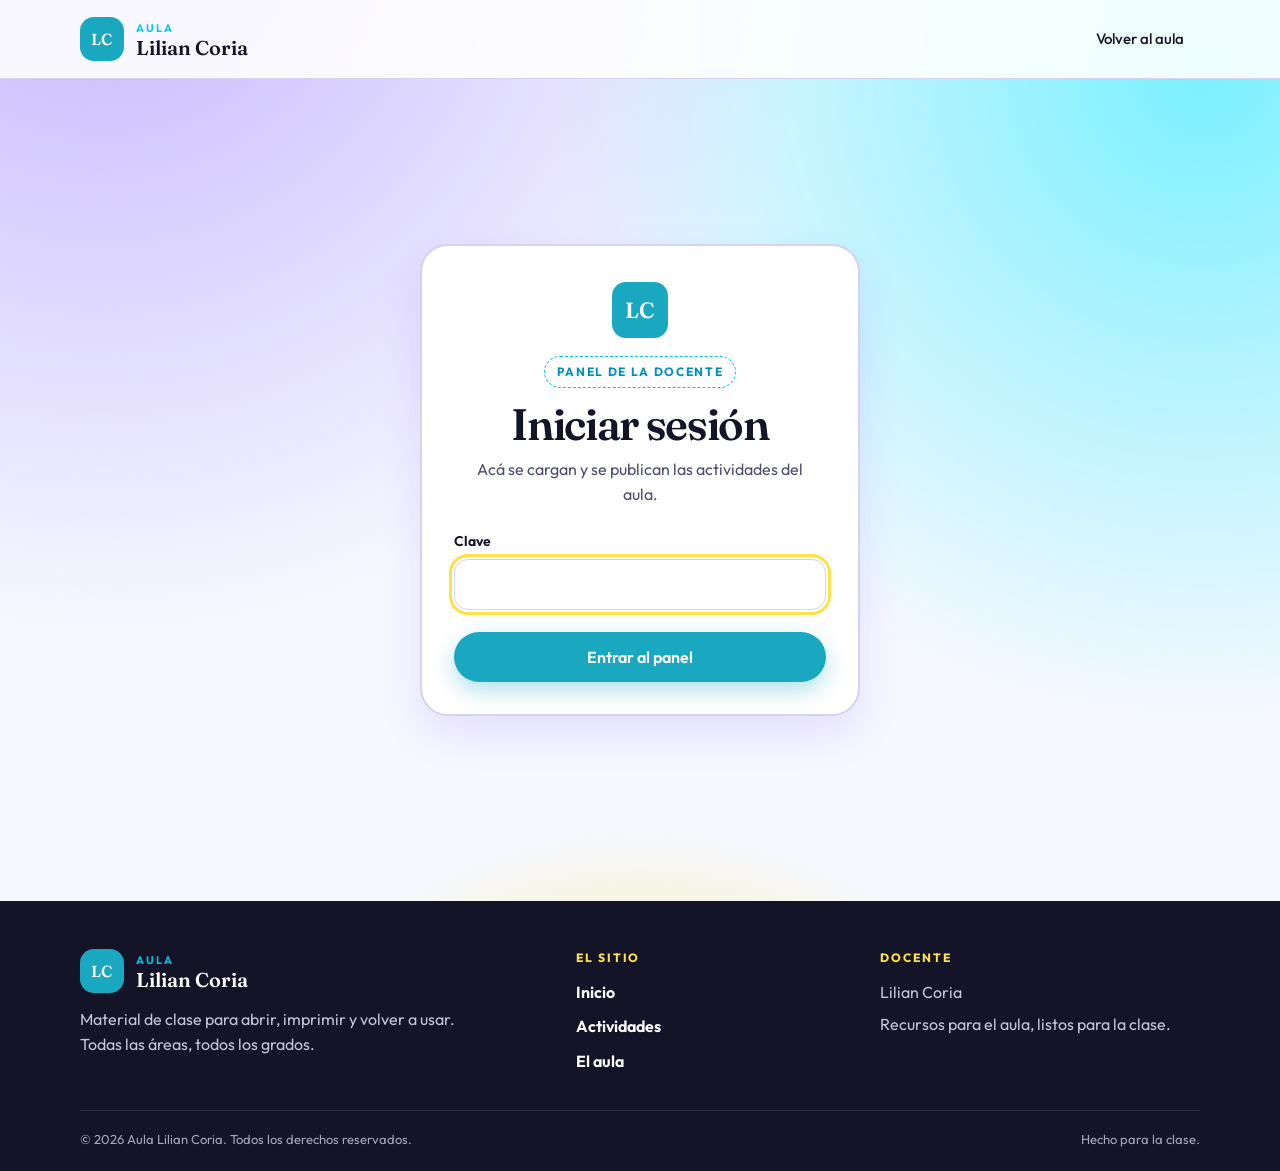
<file: admin/panel.html>
<!DOCTYPE html>
<html lang="es">
<head>
  <meta charset="UTF-8">
  <meta name="viewport" content="width=device-width, initial-scale=1">
  <title>Panel · Aula Lilian Coria</title>
  <link rel="preconnect" href="https://fonts.googleapis.com">
  <link rel="preconnect" href="https://fonts.gstatic.com" crossorigin>
  <link href="https://fonts.googleapis.com/css2?family=Fraunces:opsz,wght@9..144,500;9..144,600;9..144,700&family=Outfit:wght@400;500;600;700&display=swap" rel="stylesheet">
  <link rel="icon" href="../favicon.svg" type="image/svg+xml">
  <link rel="stylesheet" href="../css/site.css">
  <link rel="stylesheet" href="../css/admin.css">
</head>
<body data-root="../">
  <header class="site-header">
    <div class="wrap header-inner">
      <a class="brand" href="panel.html">
        <span class="brand-mark">LC</span>
        <span>
          <span class="brand-kicker">Panel</span>
          <span class="brand-name">Lilian Coria</span>
        </span>
      </a>
      <nav class="nav">
        <a href="panel.html" aria-current="page">Panel</a>
        <a href="nueva.html">Nueva</a>
        <a href="ajustes.html">Ajustes</a>
        <a href="../">El aula</a>
        <a href="#" id="salir">Salir</a>
      </nav>
    </div>
  </header>

  <main class="wrap admin-cuerpo">
    <header class="page-head">
      <p class="eyebrow">Panel</p>
      <h1>Actividades publicadas</h1>
      <p>Este es el listado de lo que ya está en el aula. Desde acá se ve, se edita o se elimina. Para crear una nueva, usá el atajo de arriba.</p>
    </header>

    <div class="admin-grid admin-grid-3">
      <a class="admin-atajo" href="nueva.html">
        <p class="eyebrow">Crear</p>
        <h2>Nueva actividad</h2>
        <p>Subí un HTML, un Word, un PowerPoint o un PDF y publicá.</p>
      </a>
      <a class="admin-atajo" href="#prompt-ficha" id="atajo-prompt">
        <p class="eyebrow">Opcional</p>
        <h2>Prompt de ficha</h2>
        <p>Si vas a armar una ficha HTML con ChatGPT, abrí el prompt acá.</p>
      </a>
      <a class="admin-atajo" href="ajustes.html">
        <p class="eyebrow">Cuenta</p>
        <h2>Conectar Drive</h2>
        <p>Elegí o cambiá el Drive donde se guardan los archivos.</p>
      </a>
    </div>

    <section class="bloque-publicadas">
      <div class="lista-admin" id="lista"></div>
    </section>

    <details class="panel caja-prompt" id="prompt-ficha">
      <summary>
        <p class="eyebrow">Opcional</p>
        <h2>Prompt para ChatGPT</h2>
        <p>Tocá para abrir. Copiá el prompt, pegalo en ChatGPT y, al final, reemplazá <strong>[vacío]</strong> por la descripción de la actividad a crear.</p>
      </summary>
      <div class="prompt-cuerpo">
        <p>Al final del prompt dice <strong>[vacío]</strong>. Reemplazá eso por la descripción de la actividad a crear. Sacá los corchetes: no se escribe adentro.</p>
        <pre class="prompt-fijo" id="prompt-reglas"></pre>
        <div class="acciones-prompt">
          <button class="btn btn-terra" type="button" id="btn-copiar-prompt">Copiar prompt</button>
          <p class="aviso aviso-ok" id="ok-copia" hidden style="margin:0">Copiado. Pegalo en ChatGPT.</p>
        </div>
      </div>
    </details>
  </main>

  <script src="../js/admin-config.js"></script>
  <script src="../js/admin-auth.js"></script>
  <script src="../js/admin-drive.js"></script>
  <script src="../js/catalogo.js"></script>
  <script src="../js/prompt-ficha.js"></script>
  <script>
    if (!AulaAuth.pedir()) throw new Error("sin sesion");
    document.getElementById("salir").addEventListener("click", function (e) {
      e.preventDefault();
      AulaAuth.salir();
      location.href = "./";
    });

    document.getElementById("prompt-reglas").textContent = AulaPrompt.reglas;
    var cajaPrompt = document.getElementById("prompt-ficha");
    function abrirPrompt() {
      cajaPrompt.open = true;
      cajaPrompt.scrollIntoView({ behavior: "smooth", block: "start" });
    }
    document.getElementById("atajo-prompt").addEventListener("click", function (e) {
      e.preventDefault();
      abrirPrompt();
    });
    if (location.hash === "#prompt-ficha") abrirPrompt();
    document.getElementById("btn-copiar-prompt").addEventListener("click", function () {
      var ok = document.getElementById("ok-copia");
      var texto = AulaPrompt.armar();
      AulaPrompt.copiar(texto).then(function () {
        ok.hidden = false;
        setTimeout(function () { ok.hidden = true; }, 2500);
      });
    });

    var itemsActuales = [];

    function pintar(items) {
      itemsActuales = items || [];
      var caja = document.getElementById("lista");
      if (!itemsActuales.length) {
        caja.innerHTML = '<p class="vacio">Todavía no hay publicaciones cargadas desde el panel.</p>';
        return;
      }
      caja.innerHTML = itemsActuales.map(function (a) {
        var img = a.vistaPrevia
          ? '<img src="' + a.vistaPrevia + '" alt="">'
          : '<img alt="" src="data:image/svg+xml;utf8,<svg xmlns=%22http://www.w3.org/2000/svg%22 viewBox=%220 0 80 80%22><rect fill=%22%23e7f6f3%22 width=%2280%22 height=%2280%22 rx=%2212%22/></svg>">';
        return '<article class="item-admin">' + img +
          "<div><h3>" + a.titulo + "</h3><p>" + a.grado + " · " + a.area + " · " + a.tipo + "</p>" +
          '<div class="acciones-item">' +
            '<a href="../actividades/ver.html?id=' + encodeURIComponent(a.id || "") + '">Ver</a>' +
            '<a href="nueva.html?id=' + encodeURIComponent(a.id || "") +
              '" data-json="' + encodeURIComponent(JSON.stringify(a)) +
              '" onclick="sessionStorage.setItem(\'aula_editar\',decodeURIComponent(this.getAttribute(\'data-json\')));localStorage.setItem(\'aula_editar\',sessionStorage.getItem(\'aula_editar\'));">Editar</a>' +
            '<button type="button" class="btn-eliminar" data-id="' + encodeURIComponent(a.id || "") + '">Eliminar</button>' +
          "</div></div></article>";
      }).join("");
      caja.querySelectorAll("a[href*='ver.html']").forEach(function (enlace, i) {
        enlace.addEventListener("click", function () {
          if (window.AulaCatalogo) AulaCatalogo.recordar(itemsActuales[i]);
        });
      });
      caja.querySelectorAll(".btn-eliminar").forEach(function (boton) {
        boton.addEventListener("click", function () {
          var id = decodeURIComponent(boton.getAttribute("data-id") || "");
          var item = itemsActuales.filter(function (a) { return a && a.id === id; })[0];
          if (!item) return;
          if (!confirm("¿Eliminar «" + item.titulo + "»? Se saca del aula y de Drive.")) return;
          boton.disabled = true;
          boton.textContent = "Eliminando…";
          AulaDrive.eliminar(item).then(function (lista) {
            pintar(lista || []);
          }).catch(function (err) {
            boton.disabled = false;
            boton.textContent = "Eliminar";
            alert(err.message || "No se pudo eliminar.");
          });
        });
      });
    }

    function listaPanel() {
      var lista = AulaDrive.locales().slice();
      try {
        var ultima = JSON.parse(localStorage.getItem("aula_ultima") || "null");
        if (ultima && ultima.id && !lista.some(function (a) { return a.id === ultima.id; })) {
          lista.unshift(ultima);
        }
      } catch (e) {}
      return lista;
    }

    pintar(listaPanel());
    if (AulaDrive.conectado()) {
      AulaDrive.leerCatalogo().then(function (cat) {
        var lista = cat.actividades || [];
        if (!lista.length) lista = listaPanel();
        if (lista.length) AulaDrive.guardarLocales(lista);
        pintar(lista);
      }).catch(function () {
        pintar(listaPanel());
      });
    }
  </script>
</body>
</html>
</file>
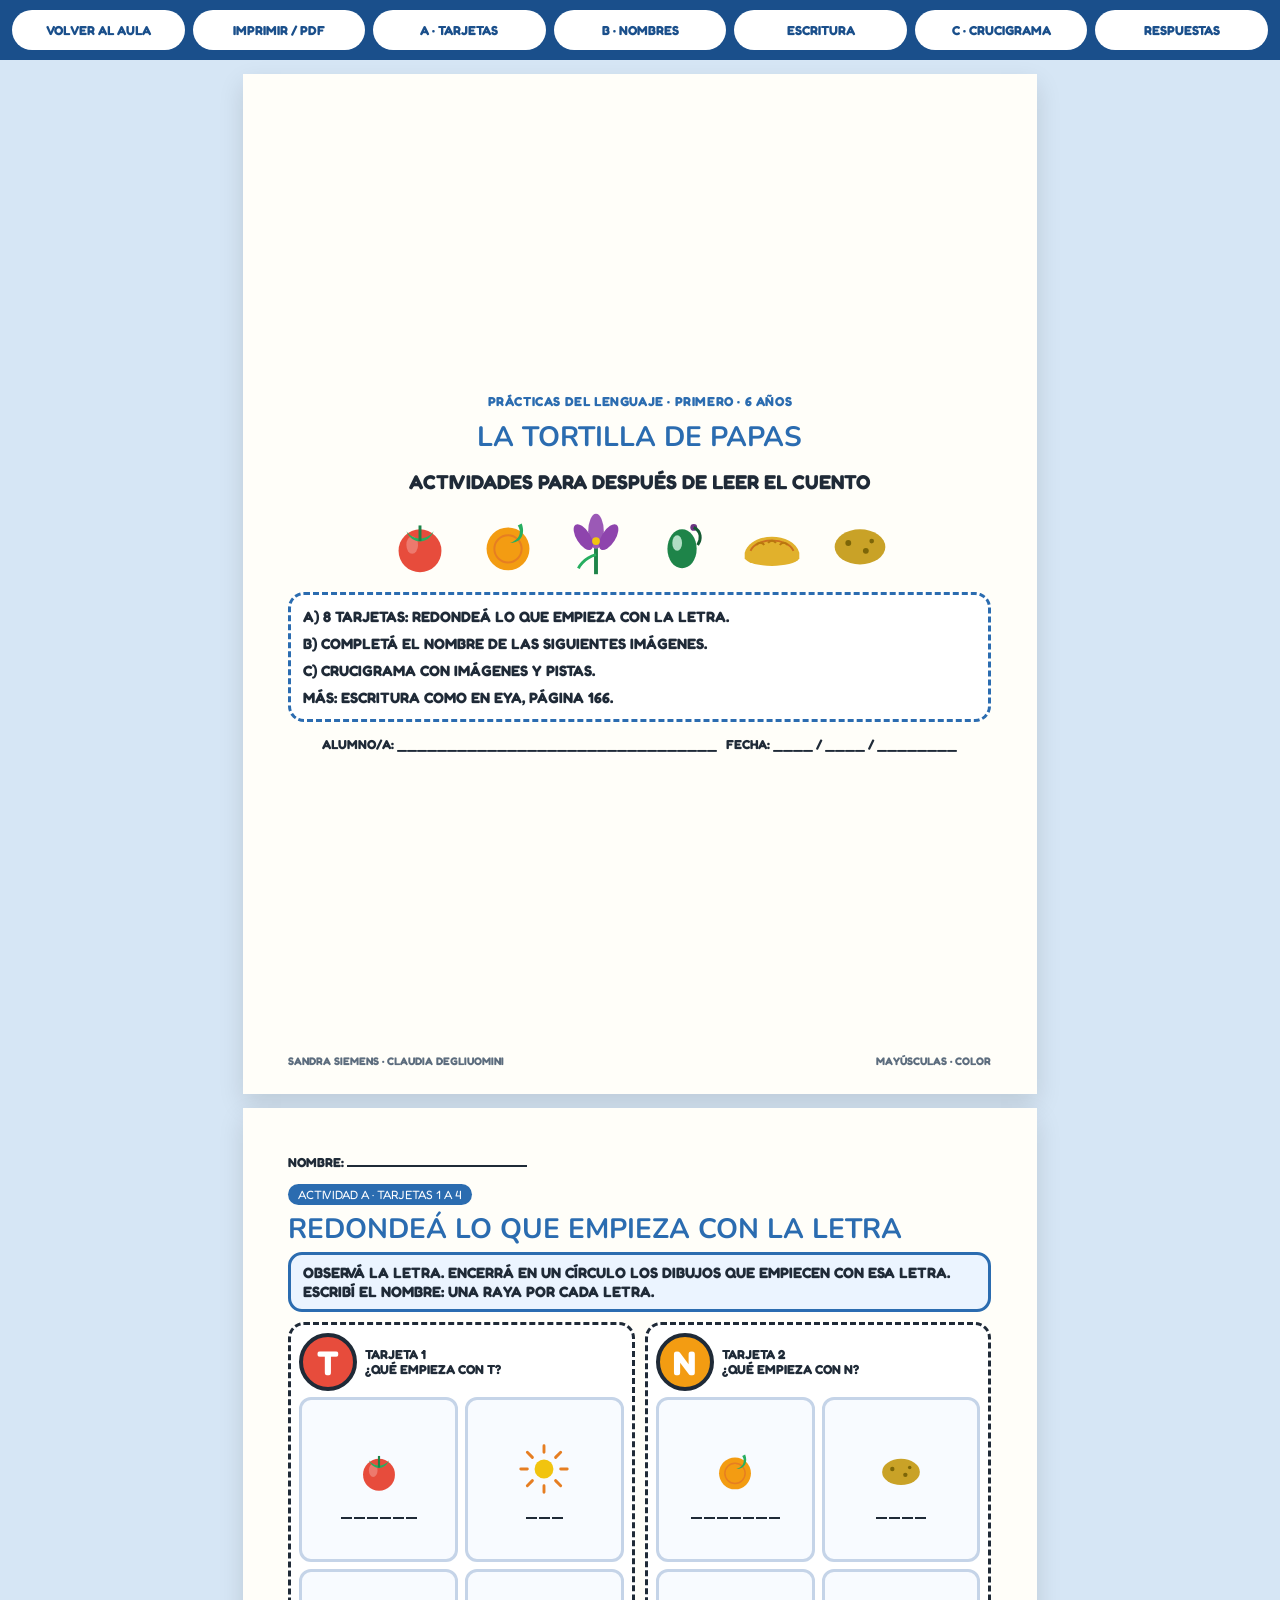
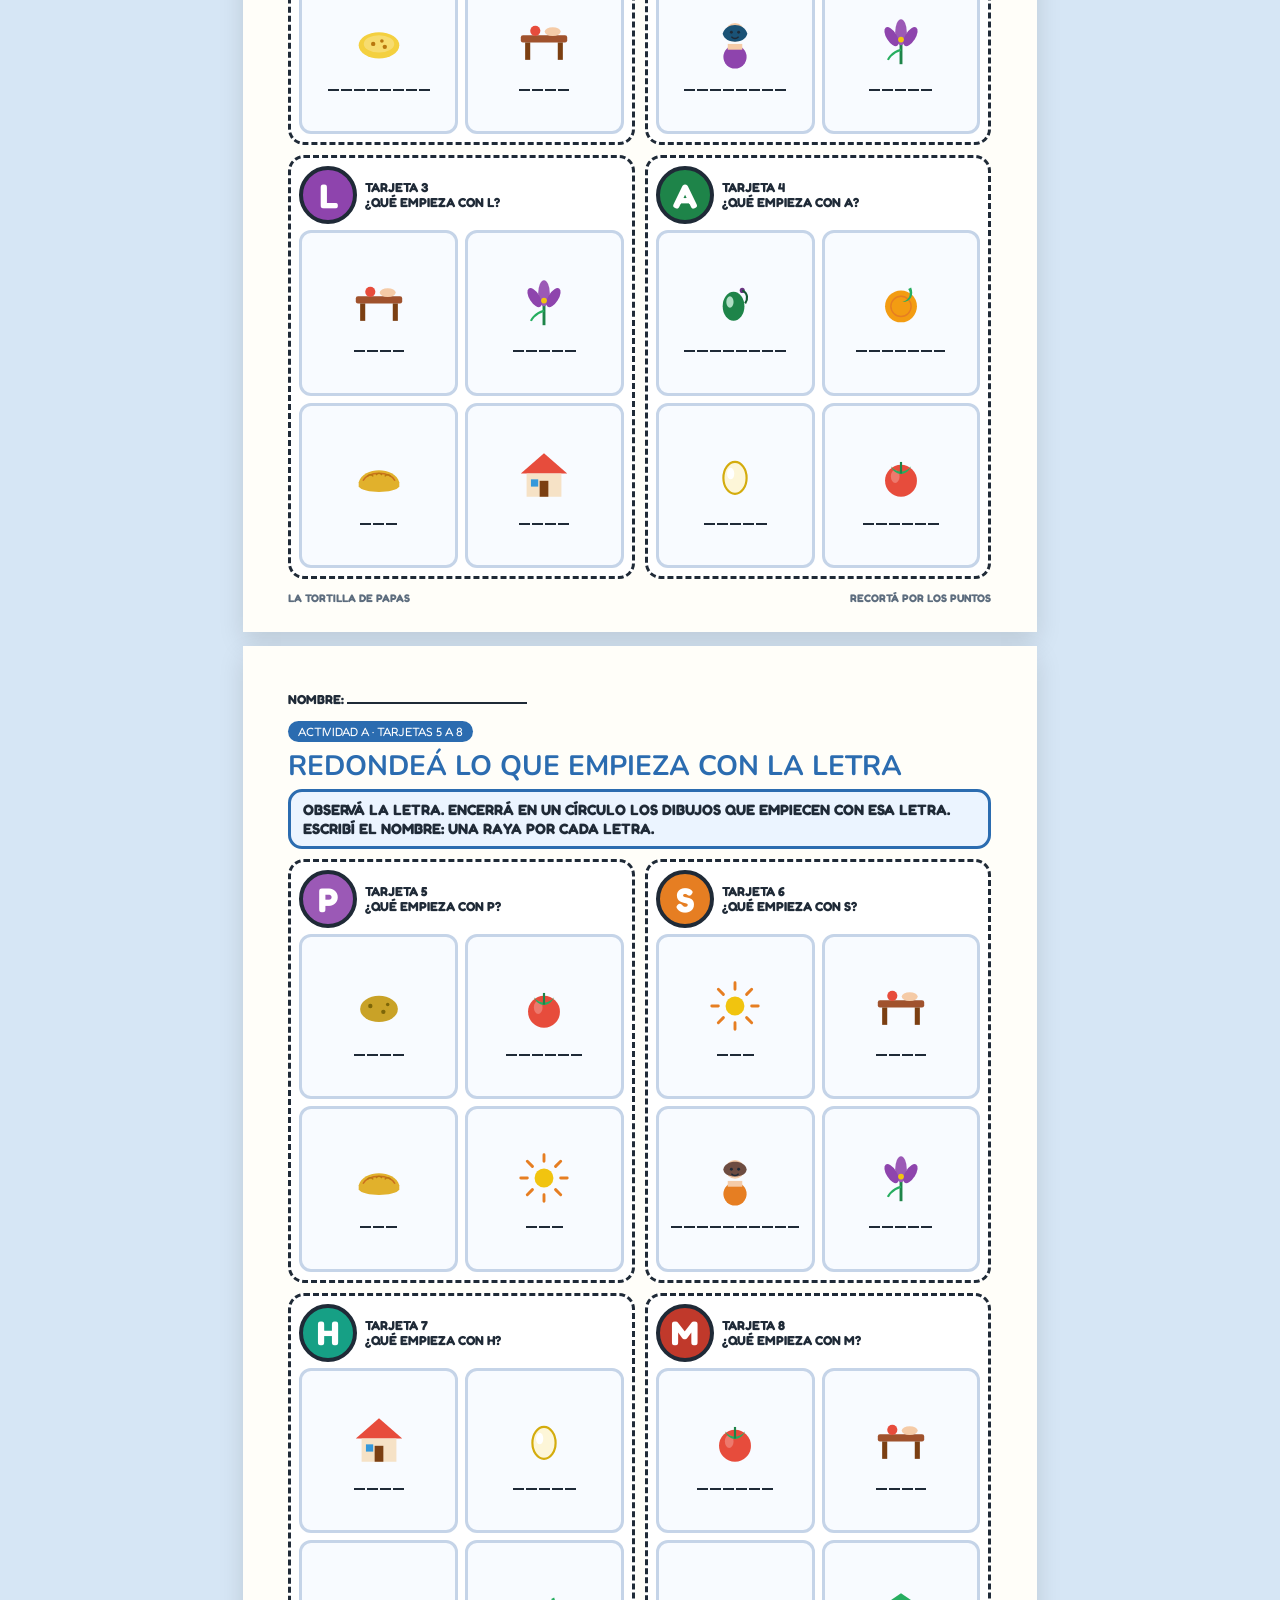
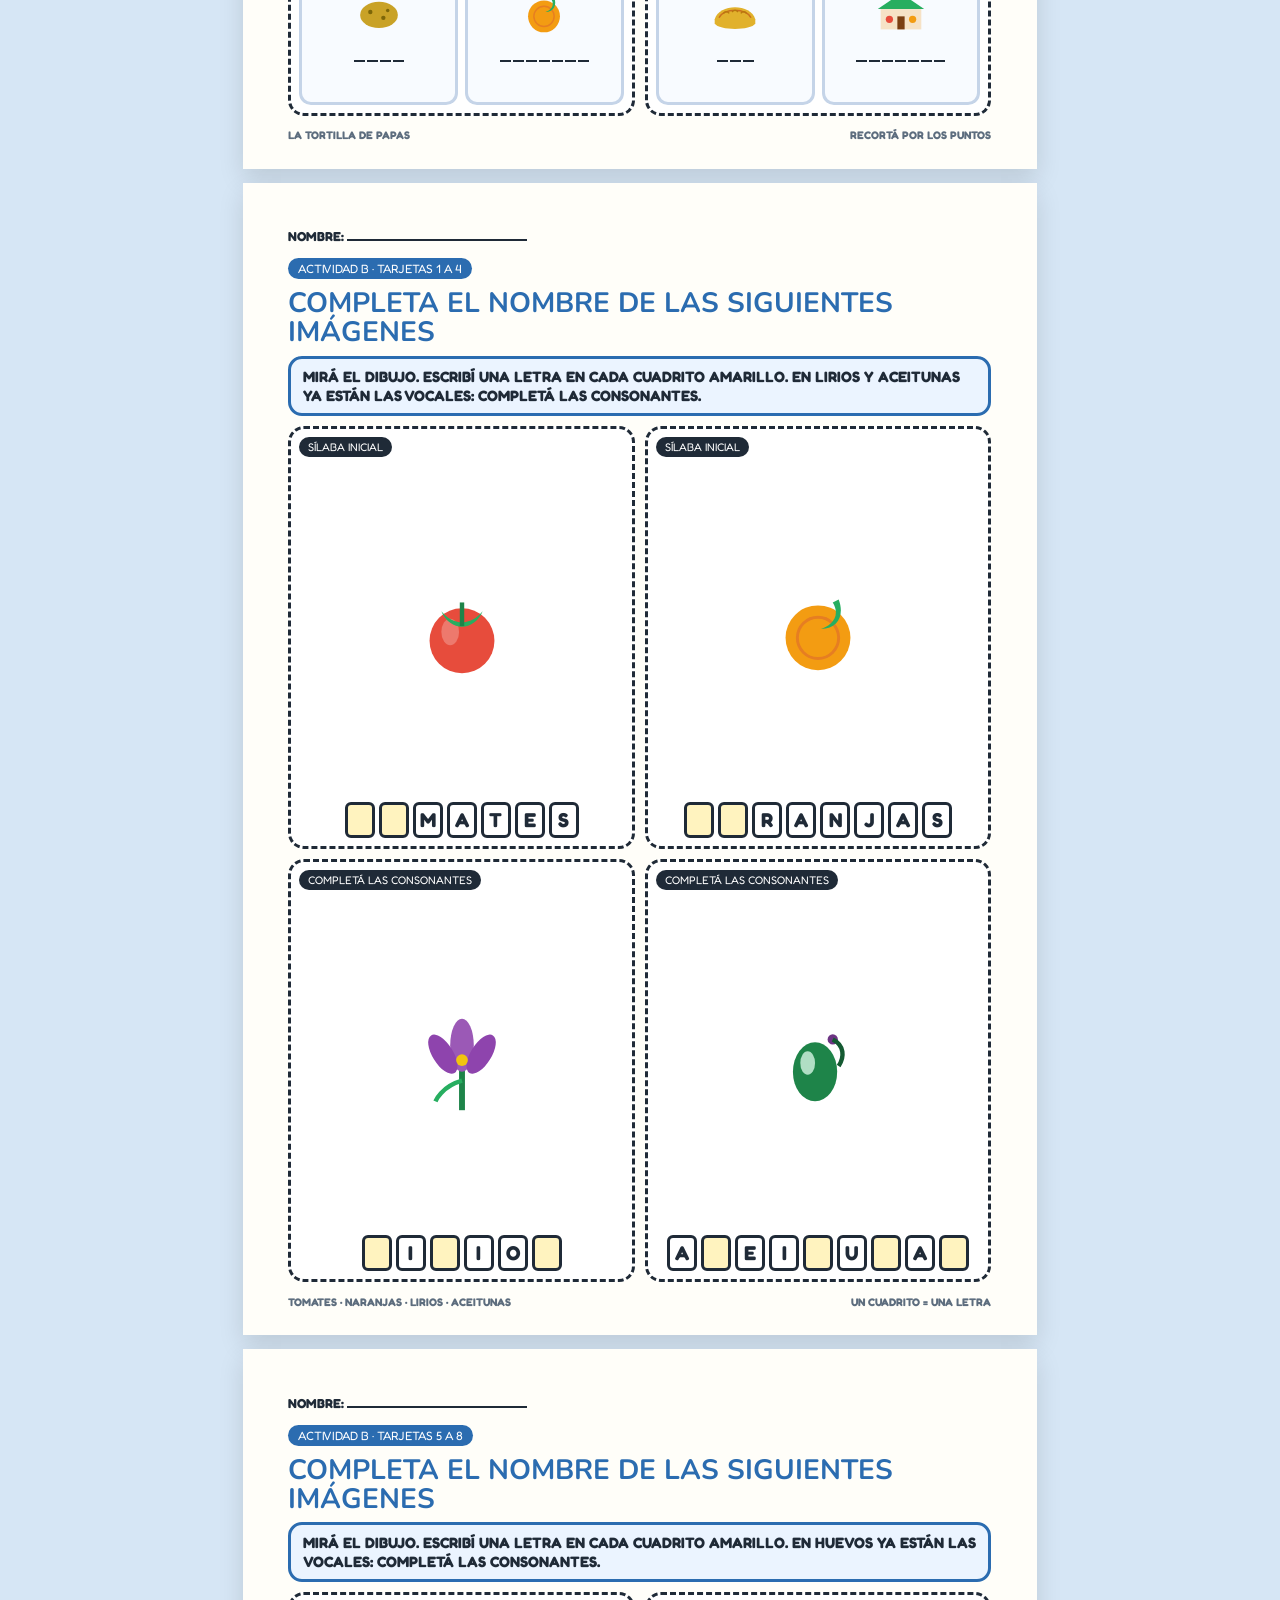
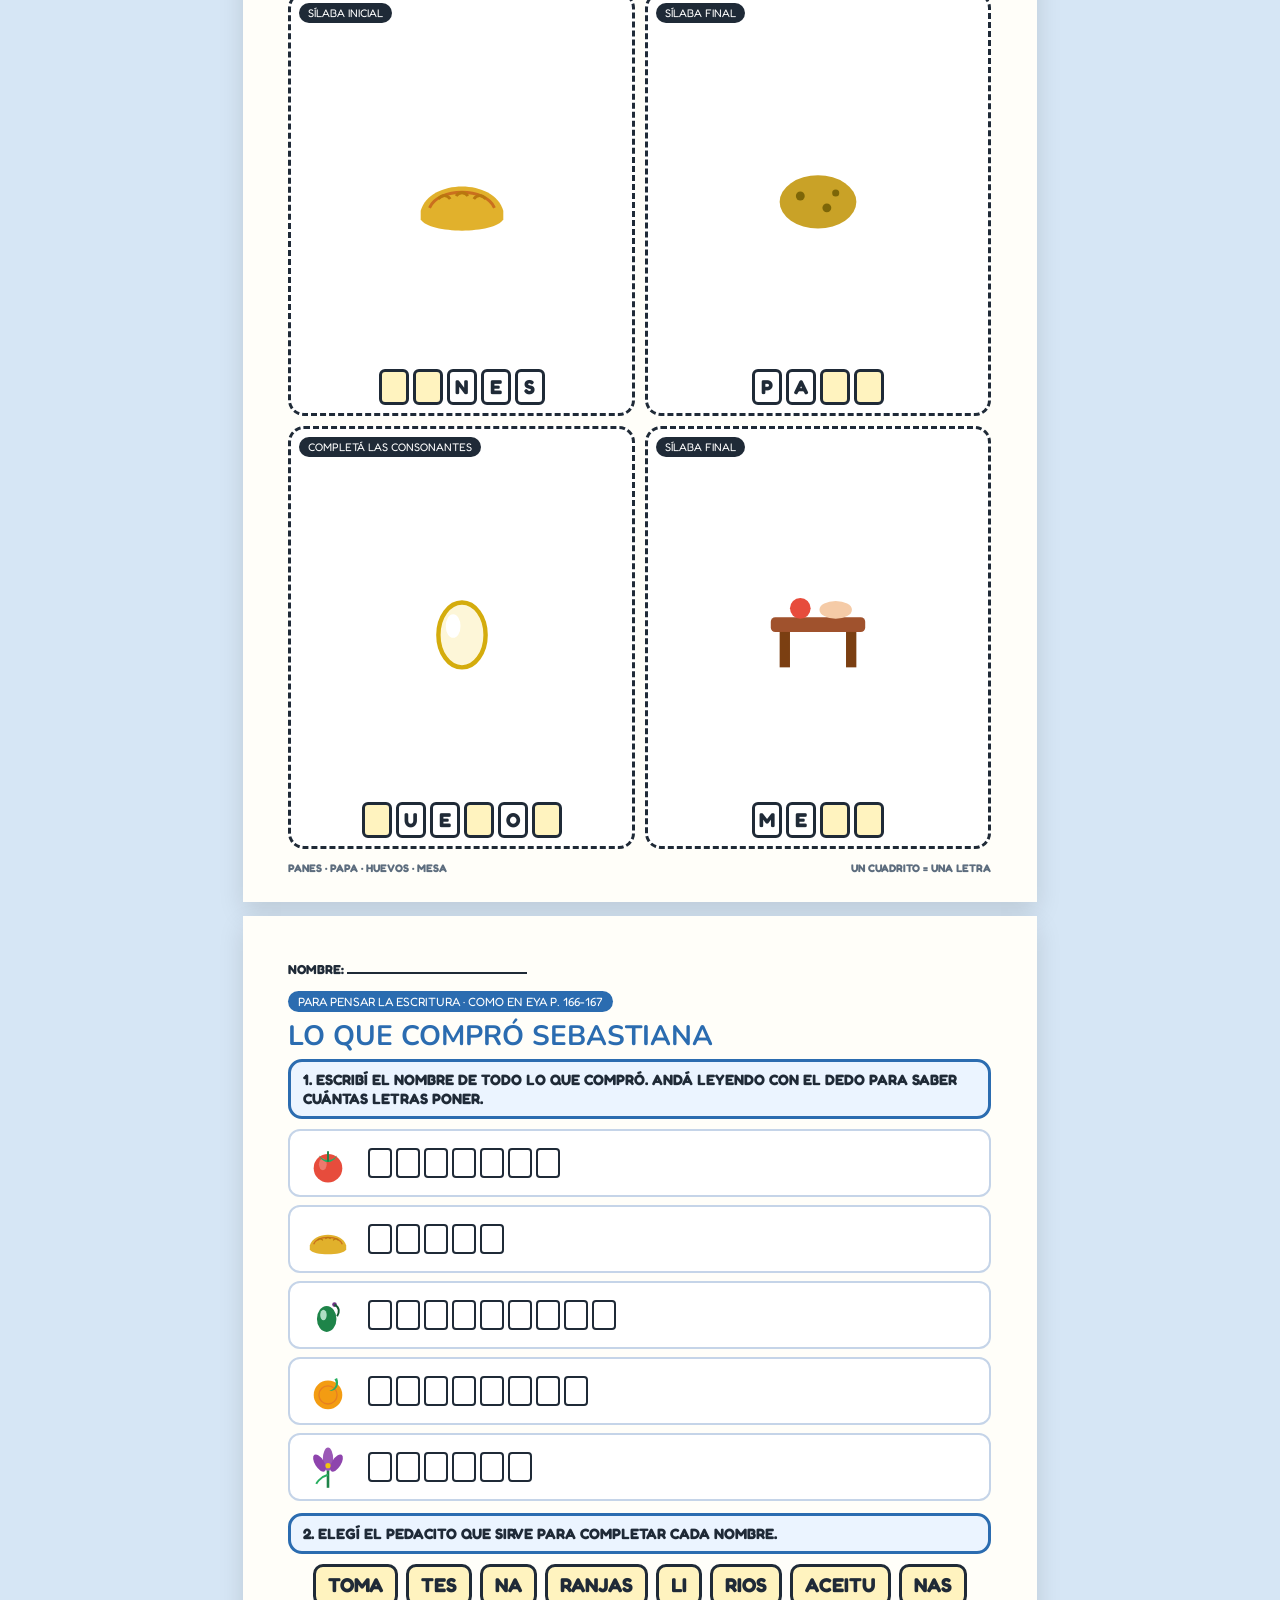
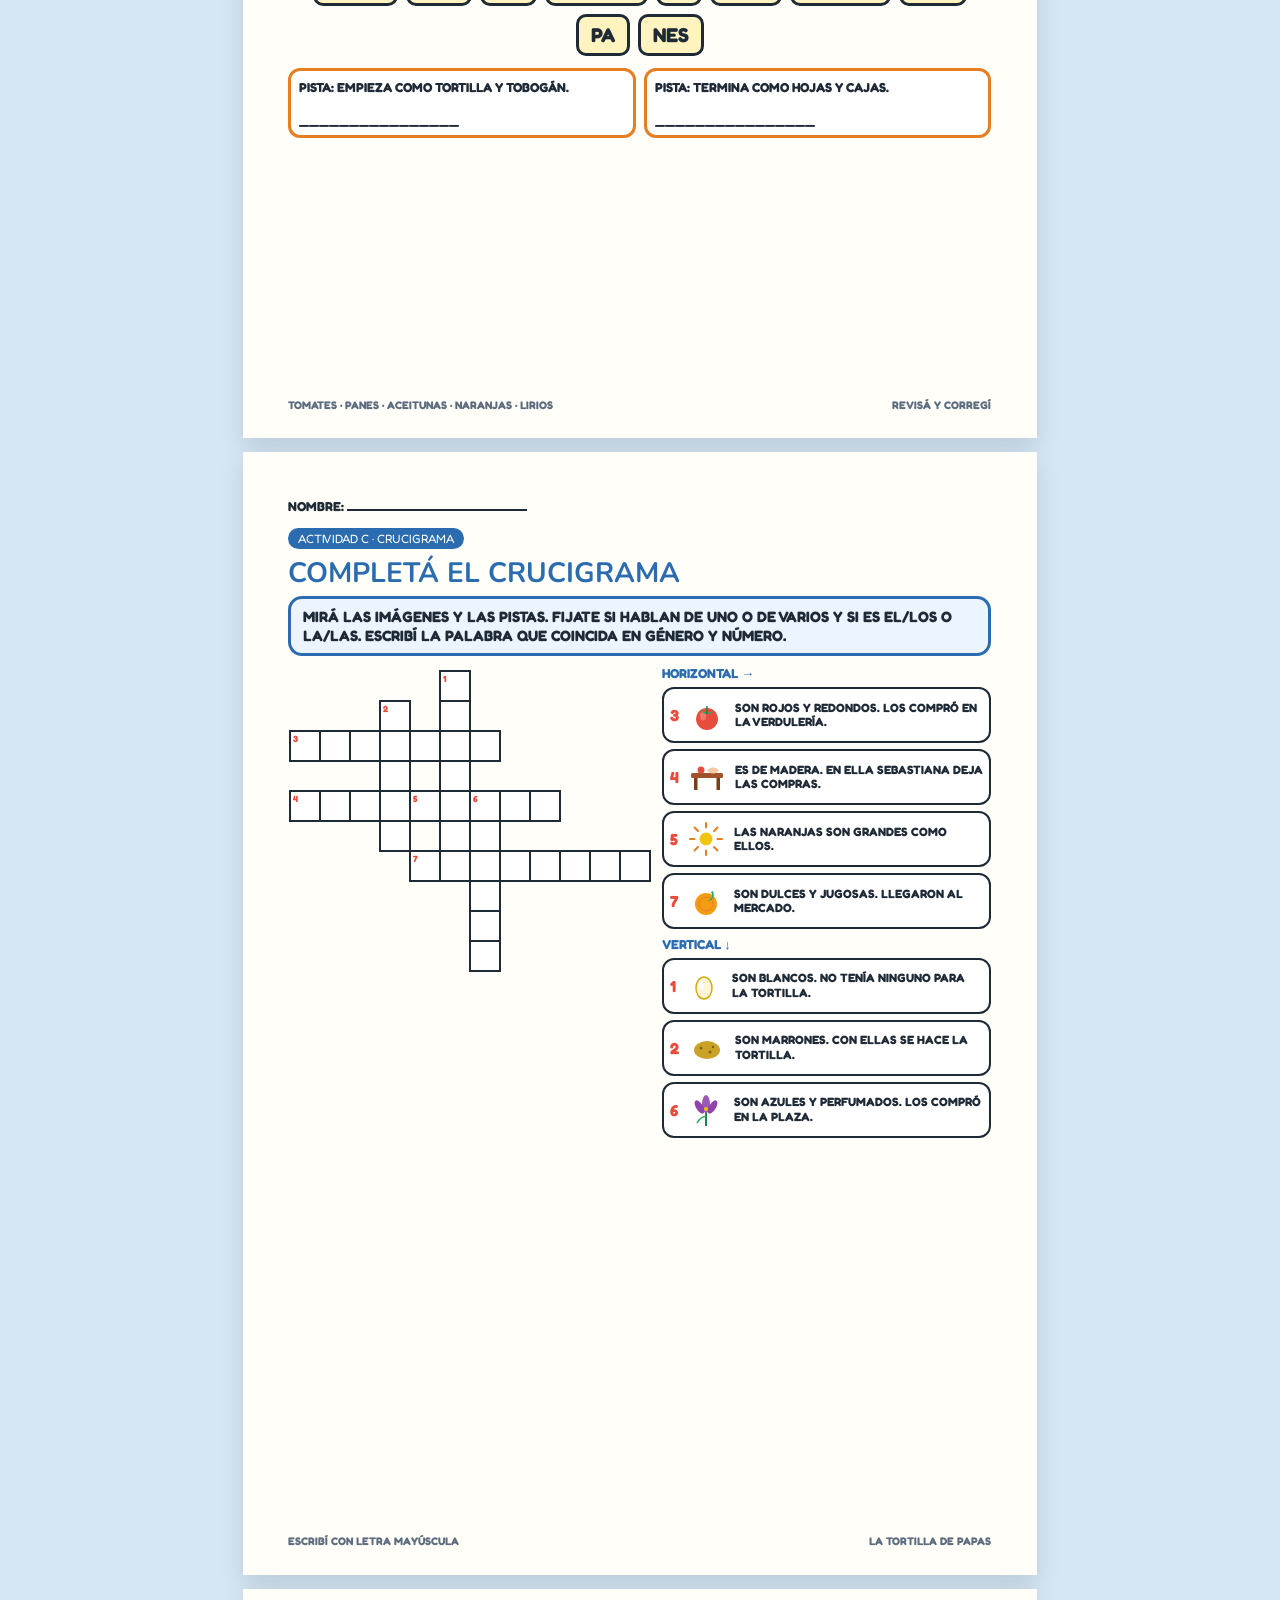
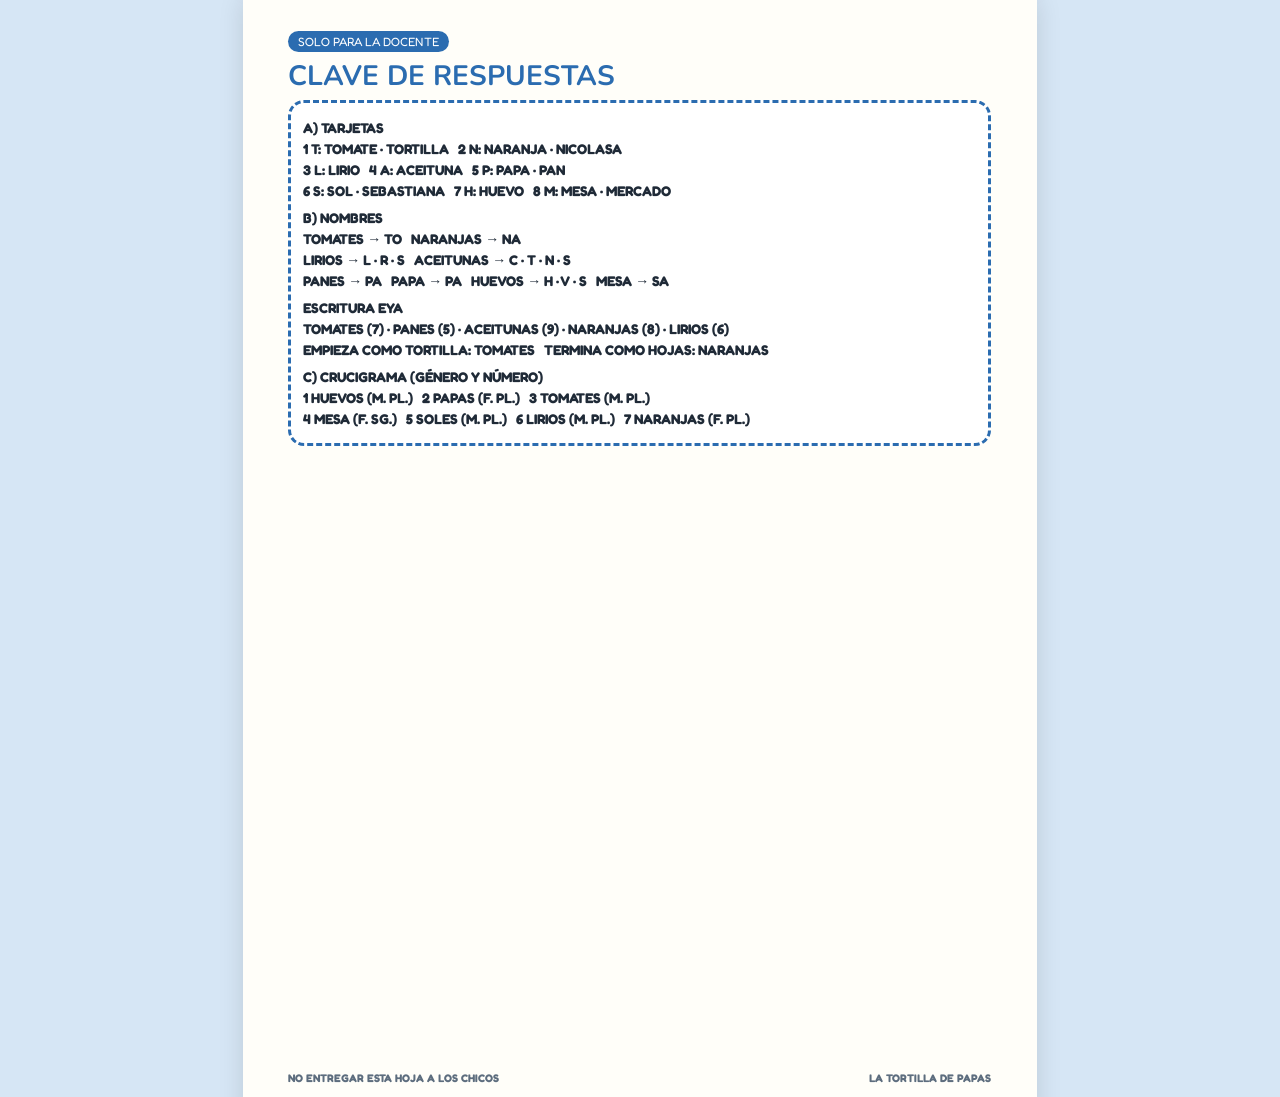
<file: actividades/la-tortilla-de-papas/ficha.html>
<!DOCTYPE html>
<html lang="es">
<head>
  <meta charset="UTF-8">
  <meta name="viewport" content="width=device-width, initial-scale=1">
  <title>LA TORTILLA DE PAPAS — ACTIVIDADES 1.º</title>
  <link rel="icon" href="../../favicon.svg" type="image/svg+xml">
  <link rel="preconnect" href="https://fonts.googleapis.com">
  <link href="https://fonts.googleapis.com/css2?family=Fredoka:wght@500;600;700&family=Nunito:wght@800;900&display=swap" rel="stylesheet">
  <style>
    :root {
      --azul: #2b6cb0;
      --azul2: #1a4f8b;
      --naranja: #e67e22;
      --rojo: #e74c3c;
      --verde: #1e8449;
      --tinta: #1f2a37;
      --fondo: #fffef9;
    }
    * { box-sizing: border-box; }
    body {
      margin: 0;
      font-family: "Fredoka", "Nunito", Arial, sans-serif;
      text-transform: uppercase;
      background: #d6e6f5;
      color: var(--tinta);
    }
    html, body { overflow-x: hidden; }
    .toolbar {
      position: sticky; top: 0; z-index: 40;
      display: flex; gap: 8px; justify-content: center; flex-wrap: wrap;
      padding: 10px 12px; background: var(--azul2);
      width: 100%;
      box-sizing: border-box;
    }
    .toolbar-acciones,
    .toolbar-secciones { display: contents; }
    .toolbar a, .toolbar button {
      font-family: inherit; text-transform: uppercase; font-weight: 700;
      background: white; color: var(--azul2); border: 0; border-radius: 999px;
      padding: 8px 14px; text-decoration: none; cursor: pointer; font-size: 13px;
      display: inline-flex; align-items: center; justify-content: center;
      flex: 1 1 140px;
      min-height: 40px;
      text-align: center;
    }
    .vista { width: 100%; overflow: hidden; }
    .hojas { width: 210mm; transform-origin: top left; }
    .page {
      width: 210mm; min-height: 297mm; margin: 14px auto;
      background: var(--fondo); padding: 11mm 12mm 14mm;
      box-shadow: 0 10px 24px rgba(0,0,0,.12);
      page-break-after: always; position: relative;
    }
    h1,h2,h3,p { margin: 0; }
    .datos { font-size: 13px; font-weight: 700; line-height: 1.9; margin-bottom: 8px; }
    .linea { border-bottom: 2px solid #1f2a37; display: inline-block; min-width: 180px; }
    .kicker { color: var(--azul); font-size: 13px; font-weight: 800; letter-spacing: .6px; }
    .titulo { font-family: "Nunito", sans-serif; color: var(--azul); font-size: 28px; line-height: 1.05; margin: 4px 0 8px; }
    .consigna {
      background: #ebf4ff; border: 3px solid var(--azul); border-radius: 14px;
      padding: 8px 12px; font-size: 15px; font-weight: 700; margin-bottom: 10px;
    }
    .chip { display: inline-block; background: var(--azul); color: #fff; border-radius: 999px; padding: 3px 10px; font-size: 12px; margin-bottom: 6px; }
    .grid2 { display: grid; grid-template-columns: 1fr 1fr; gap: 10px; }
    .tarjeta {
      background: #fff; border: 3px dashed #1f2a37; border-radius: 16px;
      padding: 8px; min-height: 112mm; display: flex; flex-direction: column;
    }
    .cab { display: flex; gap: 8px; align-items: center; margin-bottom: 6px; }
    .letra {
      width: 58px; height: 58px; border-radius: 50%; border: 4px solid #1f2a37;
      display: grid; place-items: center; color: #fff; font-size: 34px; font-weight: 900; flex-shrink: 0;
    }
    .mini { font-size: 13px; font-weight: 800; line-height: 1.15; }
    .ops { display: grid; grid-template-columns: 1fr 1fr; gap: 7px; flex: 1; }
    .op {
      border: 3px solid #c5d4e8; border-radius: 12px; padding: 6px 4px;
      text-align: center; background: #f8fbff; display: flex; flex-direction: column;
      align-items: center; justify-content: center;
    }
    .op svg { width: 58px; height: 58px; }
    .dibujo svg, .fig svg { width: 70px; height: 70px; }
    .guiones { display: flex; justify-content: center; gap: 2px; margin-top: 6px; flex-wrap: wrap; }
    .guiones i {
      width: 11px; height: 15px;
      border-bottom: 2.5px solid #1f2a37;
      display: inline-block;
    }
    .tipo { background: #1f2a37; color: #fff; border-radius: 999px; padding: 3px 9px; font-size: 11px; width: max-content; }
    .dibujo { display: grid; place-items: center; flex: 1; }
    .dibujo svg { width: 118px; height: 118px; }
    .palabra { display: flex; justify-content: center; gap: 4px; flex-wrap: wrap; }
    .casilla {
      width: 30px; height: 36px; border: 3px solid #1f2a37; border-radius: 6px;
      display: grid; place-items: center; font-size: 20px; font-weight: 900; background: #fff;
    }
    .casilla.falta { background: #fff3bf; }
    .figs { display: flex; flex-direction: column; gap: 8px; margin: 8px 0 12px; }
    .fig {
      display: flex; align-items: center; gap: 14px;
      background: #fff; border: 2px solid #c5d4e8; border-radius: 12px; padding: 6px 12px;
    }
    .fig svg { width: 52px; height: 52px; flex-shrink: 0; }
    .fig .cajas { display: flex; flex-wrap: nowrap; gap: 4px; align-items: center; }
    .fig .cajas i {
      width: 24px; height: 30px; border: 2px solid #1f2a37; border-radius: 4px;
      display: block; flex: 0 0 24px; background: #fff;
    }
    .pedacitos { display: flex; flex-wrap: wrap; gap: 8px; justify-content: center; margin: 8px 0; }
    .peda {
      background: #fff3bf; border: 3px solid #1f2a37; border-radius: 10px;
      padding: 6px 12px; font-size: 20px; font-weight: 900;
    }
    .pistas { display: grid; grid-template-columns: 1fr 1fr; gap: 8px; }
    .pista-box { background: #fff; border: 3px solid var(--naranja); border-radius: 12px; padding: 8px; font-size: 13px; font-weight: 700; }
    .cruz-wrap { display: grid; grid-template-columns: 1.05fr .95fr; gap: 10px; align-items: start; }
    table.cruz { border-collapse: collapse; margin: 4px auto 0; }
    table.cruz td { width: 30px; height: 30px; }
    table.cruz td.cell {
      border: 2.5px solid #1f2a37; background: #fff; position: relative;
    }
    table.cruz .num { position: absolute; top: 1px; left: 2px; font-size: 9px; color: var(--rojo); font-weight: 900; }
    .pista {
      background: #fff; border: 2px solid #1f2a37; border-radius: 12px;
      padding: 6px; display: flex; gap: 8px; align-items: center; margin-bottom: 6px;
    }
    .pista svg { width: 40px; height: 40px; flex-shrink: 0; }
    .pista b { color: var(--rojo); font-size: 16px; }
    .pista span { font-size: 12px; line-height: 1.2; font-weight: 700; }
    .portada { text-align: center; display: flex; flex-direction: column; justify-content: center; gap: 10px; min-height: 270mm; }
    .fila-iconos { display: flex; justify-content: center; gap: 10px; flex-wrap: wrap; }
    .fila-iconos svg { width: 78px; height: 78px; }
    .nota { background: #fff; border: 3px dashed var(--azul); border-radius: 16px; padding: 12px; font-size: 15px; font-weight: 700; text-align: left; }
    .pie { position: absolute; left: 12mm; right: 12mm; bottom: 7mm; font-size: 11px; display: flex; justify-content: space-between; font-weight: 700; color: #5d6d7e; }
    .clave p { margin: 4px 0; font-size: 14px; font-weight: 700; }
    @media print {
      @page { size: A4 portrait; margin: 0; }
      html, body {
        overflow: visible;
        width: 210mm;
        background: #fff;
        margin: 0;
        padding: 0;
      }
      .toolbar { display: none !important; }
      .vista, .hojas {
        overflow: visible !important;
        height: auto !important;
        width: 210mm !important;
        transform: none !important;
        margin: 0 !important;
      }
      .page {
        width: 210mm;
        height: 297mm;
        min-height: 297mm;
        max-height: 297mm;
        margin: 0;
        padding: 10mm 12mm 12mm;
        box-shadow: none;
        overflow: hidden;
        page-break-after: always;
        break-after: page;
        page-break-inside: avoid;
        break-inside: avoid;
      }
      .page:last-child {
        page-break-after: auto;
        break-after: auto;
      }
      .portada { min-height: 0; }
      .tarjeta { min-height: 0; }
    }
  </style>
</head>
<body>
  <div class="toolbar">
    <div class="toolbar-acciones">
      <a href="./">VOLVER AL AULA</a>
      <button onclick="window.print()">IMPRIMIR / PDF</button>
    </div>
    <nav class="toolbar-secciones">
      <a href="#a">A · TARJETAS</a>
      <a href="#b">B · NOMBRES</a>
      <a href="#eya">ESCRITURA</a>
      <a href="#c">C · CRUCIGRAMA</a>
      <a href="#clave">RESPUESTAS</a>
    </nav>
  </div>

  <svg xmlns="http://www.w3.org/2000/svg" style="display:none">
    <symbol id="tomate" viewBox="0 0 80 80">
      <circle cx="40" cy="48" r="22" fill="#e74c3c"/>
      <ellipse cx="32" cy="42" rx="6" ry="9" fill="#fff" opacity=".25"/>
      <path d="M26 28c8 10 20 10 28 0-6 14-22 14-28 0z" fill="#27ae60"/>
      <path d="M40 22v16" stroke="#1e8449" stroke-width="3"/>
    </symbol>
    <symbol id="naranja" viewBox="0 0 80 80">
      <circle cx="40" cy="46" r="22" fill="#f39c12"/>
      <circle cx="40" cy="46" r="14" fill="none" stroke="#e67e22" stroke-width="2"/>
      <path d="M50 22c6 10-2 16-8 18 12 0 16-10 12-20z" fill="#27ae60"/>
    </symbol>
    <symbol id="lirio" viewBox="0 0 80 80">
      <path d="M40 72V40" stroke="#1e8449" stroke-width="4"/>
      <path d="M40 52c-14 4-18 14-18 14" fill="none" stroke="#27ae60" stroke-width="3"/>
      <ellipse cx="40" cy="28" rx="8" ry="18" fill="#9b59b6"/>
      <ellipse cx="27" cy="34" rx="7" ry="15" fill="#8e44ad" transform="rotate(-32 27 34)"/>
      <ellipse cx="53" cy="34" rx="7" ry="15" fill="#8e44ad" transform="rotate(32 53 34)"/>
      <circle cx="40" cy="38" r="4" fill="#f1c40f"/>
    </symbol>
    <symbol id="aceituna" viewBox="0 0 80 80">
      <ellipse cx="38" cy="46" rx="15" ry="20" fill="#1e8449"/>
      <ellipse cx="33" cy="40" rx="5" ry="8" fill="#d5f5e3" opacity=".8"/>
      <circle cx="50" cy="24" r="3.5" fill="#6c3483"/>
      <path d="M50 24c8 4 8 12 4 18" fill="none" stroke="#145a32" stroke-width="3"/>
    </symbol>
    <symbol id="papa" viewBox="0 0 80 80">
      <ellipse cx="40" cy="44" rx="26" ry="18" fill="#c9a227"/>
      <circle cx="28" cy="40" r="3" fill="#7d6608"/>
      <circle cx="46" cy="48" r="3" fill="#7d6608"/>
      <circle cx="52" cy="38" r="2.4" fill="#7d6608"/>
    </symbol>
    <symbol id="pan" viewBox="0 0 80 80">
      <path d="M12 50c6-22 50-22 56 0v6c-6 10-50 10-56 0z" fill="#e1b12c"/>
      <path d="M18 48c6-14 38-14 44 0" fill="none" stroke="#ca6f1e" stroke-width="2"/>
      <path d="M24 42c2-3 6-3 8 0M36 40c2-3 6-3 8 0M48 42c2-3 6-3 8 0" fill="none" stroke="#b9770e" stroke-width="2"/>
    </symbol>
    <symbol id="huevo" viewBox="0 0 80 80">
      <ellipse cx="40" cy="44" rx="16" ry="22" fill="#fdf6d8" stroke="#d4ac0d" stroke-width="3"/>
      <ellipse cx="34" cy="38" rx="5" ry="8" fill="#fff"/>
    </symbol>
    <symbol id="mesa" viewBox="0 0 80 80">
      <rect x="8" y="32" width="64" height="10" rx="3" fill="#a0522d"/>
      <rect x="14" y="42" width="7" height="24" fill="#7b3f12"/>
      <rect x="59" y="42" width="7" height="24" fill="#7b3f12"/>
      <circle cx="28" cy="26" r="7" fill="#e74c3c"/>
      <ellipse cx="52" cy="27" rx="11" ry="6" fill="#f5cba7"/>
    </symbol>
    <symbol id="sol" viewBox="0 0 80 80">
      <circle cx="40" cy="40" r="13" fill="#f1c40f"/>
      <g stroke="#e67e22" stroke-width="4" stroke-linecap="round">
        <path d="M40 8v9M40 63v9M8 40h9M63 40h9M17 17l7 7M56 56l7 7M17 63l7-7M56 24l7-7"/>
      </g>
    </symbol>
    <symbol id="casa" viewBox="0 0 80 80">
      <polygon points="40,10 72,38 8,38" fill="#e74c3c"/>
      <rect x="16" y="38" width="48" height="32" fill="#f6e2c6"/>
      <rect x="34" y="48" width="12" height="22" fill="#7b3f12"/>
      <rect x="22" y="46" width="10" height="10" fill="#3498db"/>
    </symbol>
    <symbol id="tortilla" viewBox="0 0 80 80">
      <ellipse cx="40" cy="46" rx="28" ry="18" fill="#f4d03f"/>
      <ellipse cx="40" cy="44" rx="21" ry="12" fill="#f7dc6f"/>
      <circle cx="32" cy="44" r="3" fill="#b9770e"/>
      <circle cx="48" cy="48" r="3" fill="#b9770e"/>
      <circle cx="44" cy="40" r="2.5" fill="#b9770e"/>
    </symbol>
    <symbol id="abuela" viewBox="0 0 80 80">
      <circle cx="40" cy="28" r="13" fill="#f5cba7"/>
      <path d="M24 28c2-14 30-14 32 0 0 7-8 10-16 10s-16-3-16-10z" fill="#6d4c41"/>
      <circle cx="40" cy="62" r="16" fill="#e67e22"/>
      <rect x="30" y="44" width="20" height="8" fill="#f5cba7"/>
      <circle cx="35" cy="28" r="2" fill="#1f2a37"/>
      <circle cx="45" cy="28" r="2" fill="#1f2a37"/>
      <path d="M35 34c3 3 7 3 10 0" fill="none" stroke="#1f2a37" stroke-width="2"/>
    </symbol>
    <symbol id="abuela2" viewBox="0 0 80 80">
      <circle cx="40" cy="28" r="13" fill="#f5cba7"/>
      <path d="M23 30c4-16 30-16 34 0-2 8-10 11-17 11s-15-3-17-11z" fill="#1a5276"/>
      <circle cx="40" cy="62" r="16" fill="#8e44ad"/>
      <rect x="30" y="44" width="20" height="8" fill="#f5cba7"/>
      <circle cx="35" cy="28" r="2" fill="#1f2a37"/>
      <circle cx="45" cy="28" r="2" fill="#1f2a37"/>
      <path d="M35 34c3 3 7 3 10 0" fill="none" stroke="#1f2a37" stroke-width="2"/>
    </symbol>
    <symbol id="mercado" viewBox="0 0 80 80">
      <rect x="12" y="36" width="56" height="28" fill="#f6e2c6"/>
      <polygon points="8,36 40,14 72,36" fill="#27ae60"/>
      <rect x="35" y="46" width="10" height="18" fill="#7b3f12"/>
      <circle cx="24" cy="50" r="5" fill="#e74c3c"/>
      <circle cx="56" cy="50" r="5" fill="#f39c12"/>
    </symbol>
  </svg>

  <div class="vista">
  <div class="hojas">
  <section class="page portada">
    <p class="kicker">PRÁCTICAS DEL LENGUAJE · PRIMERO · 6 AÑOS</p>
    <h1 class="titulo">LA TORTILLA DE PAPAS</h1>
    <p style="font-size:20px;font-weight:800;">ACTIVIDADES PARA DESPUÉS DE LEER EL CUENTO</p>
    <div class="fila-iconos">
      <svg><use href="#tomate"/></svg>
      <svg><use href="#naranja"/></svg>
      <svg><use href="#lirio"/></svg>
      <svg><use href="#aceituna"/></svg>
      <svg><use href="#pan"/></svg>
      <svg><use href="#papa"/></svg>
    </div>
    <div class="nota">
      <p>A) 8 TARJETAS: REDONDEÁ LO QUE EMPIEZA CON LA LETRA.</p>
      <p style="margin-top:8px">B) COMPLETÁ EL NOMBRE DE LAS SIGUIENTES IMÁGENES.</p>
      <p style="margin-top:8px">C) CRUCIGRAMA CON IMÁGENES Y PISTAS.</p>
      <p style="margin-top:8px">MÁS: ESCRITURA COMO EN EYA, PÁGINA 166.</p>
    </div>
    <p class="datos">ALUMNO/A: ________________________________&nbsp;&nbsp; FECHA: ____ / ____ / ________</p>
    <p class="pie"><span>SANDRA SIEMENS · CLAUDIA DEGLIUOMINI</span><span>MAYÚSCULAS · COLOR</span></p>
  </section>

  <section class="page" id="a">
    <p class="datos">NOMBRE: <span class="linea"></span></p>
    <span class="chip">ACTIVIDAD A · TARJETAS 1 A 4</span>
    <h2 class="titulo">REDONDEÁ LO QUE EMPIEZA CON LA LETRA</h2>
    <p class="consigna">OBSERVÁ LA LETRA. ENCERRÁ EN UN CÍRCULO LOS DIBUJOS QUE EMPIECEN CON ESA LETRA. ESCRIBÍ EL NOMBRE: UNA RAYA POR CADA LETRA.</p>
    <div class="grid2">
      <article class="tarjeta">
        <div class="cab"><div class="letra" style="background:#e74c3c">T</div><p class="mini">TARJETA 1<br>¿QUÉ EMPIEZA CON T?</p></div>
        <div class="ops">
          <div class="op"><svg><use href="#tomate"/></svg><div class="guiones"><i></i><i></i><i></i><i></i><i></i><i></i></div></div>
          <div class="op"><svg><use href="#sol"/></svg><div class="guiones"><i></i><i></i><i></i></div></div>
          <div class="op"><svg><use href="#tortilla"/></svg><div class="guiones"><i></i><i></i><i></i><i></i><i></i><i></i><i></i><i></i></div></div>
          <div class="op"><svg><use href="#mesa"/></svg><div class="guiones"><i></i><i></i><i></i><i></i></div></div>
        </div>
      </article>
      <article class="tarjeta">
        <div class="cab"><div class="letra" style="background:#f39c12">N</div><p class="mini">TARJETA 2<br>¿QUÉ EMPIEZA CON N?</p></div>
        <div class="ops">
          <div class="op"><svg><use href="#naranja"/></svg><div class="guiones"><i></i><i></i><i></i><i></i><i></i><i></i><i></i></div></div>
          <div class="op"><svg><use href="#papa"/></svg><div class="guiones"><i></i><i></i><i></i><i></i></div></div>
          <div class="op"><svg><use href="#abuela2"/></svg><div class="guiones"><i></i><i></i><i></i><i></i><i></i><i></i><i></i><i></i></div></div>
          <div class="op"><svg><use href="#lirio"/></svg><div class="guiones"><i></i><i></i><i></i><i></i><i></i></div></div>
        </div>
      </article>
      <article class="tarjeta">
        <div class="cab"><div class="letra" style="background:#8e44ad">L</div><p class="mini">TARJETA 3<br>¿QUÉ EMPIEZA CON L?</p></div>
        <div class="ops">
          <div class="op"><svg><use href="#mesa"/></svg><div class="guiones"><i></i><i></i><i></i><i></i></div></div>
          <div class="op"><svg><use href="#lirio"/></svg><div class="guiones"><i></i><i></i><i></i><i></i><i></i></div></div>
          <div class="op"><svg><use href="#pan"/></svg><div class="guiones"><i></i><i></i><i></i></div></div>
          <div class="op"><svg><use href="#casa"/></svg><div class="guiones"><i></i><i></i><i></i><i></i></div></div>
        </div>
      </article>
      <article class="tarjeta">
        <div class="cab"><div class="letra" style="background:#1e8449">A</div><p class="mini">TARJETA 4<br>¿QUÉ EMPIEZA CON A?</p></div>
        <div class="ops">
          <div class="op"><svg><use href="#aceituna"/></svg><div class="guiones"><i></i><i></i><i></i><i></i><i></i><i></i><i></i><i></i></div></div>
          <div class="op"><svg><use href="#naranja"/></svg><div class="guiones"><i></i><i></i><i></i><i></i><i></i><i></i><i></i></div></div>
          <div class="op"><svg><use href="#huevo"/></svg><div class="guiones"><i></i><i></i><i></i><i></i><i></i></div></div>
          <div class="op"><svg><use href="#tomate"/></svg><div class="guiones"><i></i><i></i><i></i><i></i><i></i><i></i></div></div>
        </div>
      </article>
    </div>
    <p class="pie"><span>LA TORTILLA DE PAPAS</span><span>RECORTÁ POR LOS PUNTOS</span></p>
  </section>

  <section class="page">
    <p class="datos">NOMBRE: <span class="linea"></span></p>
    <span class="chip">ACTIVIDAD A · TARJETAS 5 A 8</span>
    <h2 class="titulo">REDONDEÁ LO QUE EMPIEZA CON LA LETRA</h2>
    <p class="consigna">OBSERVÁ LA LETRA. ENCERRÁ EN UN CÍRCULO LOS DIBUJOS QUE EMPIECEN CON ESA LETRA. ESCRIBÍ EL NOMBRE: UNA RAYA POR CADA LETRA.</p>
    <div class="grid2">
      <article class="tarjeta">
        <div class="cab"><div class="letra" style="background:#9b59b6">P</div><p class="mini">TARJETA 5<br>¿QUÉ EMPIEZA CON P?</p></div>
        <div class="ops">
          <div class="op"><svg><use href="#papa"/></svg><div class="guiones"><i></i><i></i><i></i><i></i></div></div>
          <div class="op"><svg><use href="#tomate"/></svg><div class="guiones"><i></i><i></i><i></i><i></i><i></i><i></i></div></div>
          <div class="op"><svg><use href="#pan"/></svg><div class="guiones"><i></i><i></i><i></i></div></div>
          <div class="op"><svg><use href="#sol"/></svg><div class="guiones"><i></i><i></i><i></i></div></div>
        </div>
      </article>
      <article class="tarjeta">
        <div class="cab"><div class="letra" style="background:#e67e22">S</div><p class="mini">TARJETA 6<br>¿QUÉ EMPIEZA CON S?</p></div>
        <div class="ops">
          <div class="op"><svg><use href="#sol"/></svg><div class="guiones"><i></i><i></i><i></i></div></div>
          <div class="op"><svg><use href="#mesa"/></svg><div class="guiones"><i></i><i></i><i></i><i></i></div></div>
          <div class="op"><svg><use href="#abuela"/></svg><div class="guiones"><i></i><i></i><i></i><i></i><i></i><i></i><i></i><i></i><i></i><i></i></div></div>
          <div class="op"><svg><use href="#lirio"/></svg><div class="guiones"><i></i><i></i><i></i><i></i><i></i></div></div>
        </div>
      </article>
      <article class="tarjeta">
        <div class="cab"><div class="letra" style="background:#16a085">H</div><p class="mini">TARJETA 7<br>¿QUÉ EMPIEZA CON H?</p></div>
        <div class="ops">
          <div class="op"><svg><use href="#casa"/></svg><div class="guiones"><i></i><i></i><i></i><i></i></div></div>
          <div class="op"><svg><use href="#huevo"/></svg><div class="guiones"><i></i><i></i><i></i><i></i><i></i></div></div>
          <div class="op"><svg><use href="#papa"/></svg><div class="guiones"><i></i><i></i><i></i><i></i></div></div>
          <div class="op"><svg><use href="#naranja"/></svg><div class="guiones"><i></i><i></i><i></i><i></i><i></i><i></i><i></i></div></div>
        </div>
      </article>
      <article class="tarjeta">
        <div class="cab"><div class="letra" style="background:#c0392b">M</div><p class="mini">TARJETA 8<br>¿QUÉ EMPIEZA CON M?</p></div>
        <div class="ops">
          <div class="op"><svg><use href="#tomate"/></svg><div class="guiones"><i></i><i></i><i></i><i></i><i></i><i></i></div></div>
          <div class="op"><svg><use href="#mesa"/></svg><div class="guiones"><i></i><i></i><i></i><i></i></div></div>
          <div class="op"><svg><use href="#pan"/></svg><div class="guiones"><i></i><i></i><i></i></div></div>
          <div class="op"><svg><use href="#mercado"/></svg><div class="guiones"><i></i><i></i><i></i><i></i><i></i><i></i><i></i></div></div>
        </div>
      </article>
    </div>
    <p class="pie"><span>LA TORTILLA DE PAPAS</span><span>RECORTÁ POR LOS PUNTOS</span></p>
  </section>

  <section class="page" id="b">
    <p class="datos">NOMBRE: <span class="linea"></span></p>
    <span class="chip">ACTIVIDAD B · TARJETAS 1 A 4</span>
    <h2 class="titulo">COMPLETA EL NOMBRE DE LAS SIGUIENTES IMÁGENES</h2>
    <p class="consigna">MIRÁ EL DIBUJO. ESCRIBÍ UNA LETRA EN CADA CUADRITO AMARILLO. EN LIRIOS Y ACEITUNAS YA ESTÁN LAS VOCALES: COMPLETÁ LAS CONSONANTES.</p>
    <div class="grid2">
      <article class="tarjeta">
        <span class="tipo">SÍLABA INICIAL</span>
        <div class="dibujo"><svg><use href="#tomate"/></svg></div>
        <div class="palabra">
          <div class="casilla falta"></div><div class="casilla falta"></div>
          <div class="casilla">M</div><div class="casilla">A</div><div class="casilla">T</div><div class="casilla">E</div><div class="casilla">S</div>
        </div>
      </article>
      <article class="tarjeta">
        <span class="tipo">SÍLABA INICIAL</span>
        <div class="dibujo"><svg><use href="#naranja"/></svg></div>
        <div class="palabra">
          <div class="casilla falta"></div><div class="casilla falta"></div>
          <div class="casilla">R</div><div class="casilla">A</div><div class="casilla">N</div><div class="casilla">J</div><div class="casilla">A</div><div class="casilla">S</div>
        </div>
      </article>
      <article class="tarjeta">
        <span class="tipo">COMPLETÁ LAS CONSONANTES</span>
        <div class="dibujo"><svg><use href="#lirio"/></svg></div>
        <div class="palabra">
          <div class="casilla falta"></div><div class="casilla">I</div>
          <div class="casilla falta"></div><div class="casilla">I</div>
          <div class="casilla">O</div><div class="casilla falta"></div>
        </div>
      </article>
      <article class="tarjeta">
        <span class="tipo">COMPLETÁ LAS CONSONANTES</span>
        <div class="dibujo"><svg><use href="#aceituna"/></svg></div>
        <div class="palabra">
          <div class="casilla">A</div><div class="casilla falta"></div>
          <div class="casilla">E</div><div class="casilla">I</div>
          <div class="casilla falta"></div><div class="casilla">U</div>
          <div class="casilla falta"></div><div class="casilla">A</div>
          <div class="casilla falta"></div>
        </div>
      </article>
    </div>
    <p class="pie"><span>TOMATES · NARANJAS · LIRIOS · ACEITUNAS</span><span>UN CUADRITO = UNA LETRA</span></p>
  </section>

  <section class="page">
    <p class="datos">NOMBRE: <span class="linea"></span></p>
    <span class="chip">ACTIVIDAD B · TARJETAS 5 A 8</span>
    <h2 class="titulo">COMPLETA EL NOMBRE DE LAS SIGUIENTES IMÁGENES</h2>
    <p class="consigna">MIRÁ EL DIBUJO. ESCRIBÍ UNA LETRA EN CADA CUADRITO AMARILLO. EN HUEVOS YA ESTÁN LAS VOCALES: COMPLETÁ LAS CONSONANTES.</p>
    <div class="grid2">
      <article class="tarjeta">
        <span class="tipo">SÍLABA INICIAL</span>
        <div class="dibujo"><svg><use href="#pan"/></svg></div>
        <div class="palabra">
          <div class="casilla falta"></div><div class="casilla falta"></div>
          <div class="casilla">N</div><div class="casilla">E</div><div class="casilla">S</div>
        </div>
      </article>
      <article class="tarjeta">
        <span class="tipo">SÍLABA FINAL</span>
        <div class="dibujo"><svg><use href="#papa"/></svg></div>
        <div class="palabra">
          <div class="casilla">P</div><div class="casilla">A</div>
          <div class="casilla falta"></div><div class="casilla falta"></div>
        </div>
      </article>
      <article class="tarjeta">
        <span class="tipo">COMPLETÁ LAS CONSONANTES</span>
        <div class="dibujo"><svg><use href="#huevo"/></svg></div>
        <div class="palabra">
          <div class="casilla falta"></div><div class="casilla">U</div>
          <div class="casilla">E</div><div class="casilla falta"></div>
          <div class="casilla">O</div><div class="casilla falta"></div>
        </div>
      </article>
      <article class="tarjeta">
        <span class="tipo">SÍLABA FINAL</span>
        <div class="dibujo"><svg><use href="#mesa"/></svg></div>
        <div class="palabra">
          <div class="casilla">M</div><div class="casilla">E</div>
          <div class="casilla falta"></div><div class="casilla falta"></div>
        </div>
      </article>
    </div>
    <p class="pie"><span>PANES · PAPA · HUEVOS · MESA</span><span>UN CUADRITO = UNA LETRA</span></p>
  </section>

  <section class="page" id="eya">
    <p class="datos">NOMBRE: <span class="linea"></span></p>
    <span class="chip">PARA PENSAR LA ESCRITURA · COMO EN EYA P. 166-167</span>
    <h2 class="titulo">LO QUE COMPRÓ SEBASTIANA</h2>
    <p class="consigna">1. ESCRIBÍ EL NOMBRE DE TODO LO QUE COMPRÓ. ANDÁ LEYENDO CON EL DEDO PARA SABER CUÁNTAS LETRAS PONER.</p>
    <div class="figs">
      <div class="fig"><svg><use href="#tomate"/></svg><div class="cajas"><i></i><i></i><i></i><i></i><i></i><i></i><i></i></div></div>
      <div class="fig"><svg><use href="#pan"/></svg><div class="cajas"><i></i><i></i><i></i><i></i><i></i></div></div>
      <div class="fig"><svg><use href="#aceituna"/></svg><div class="cajas"><i></i><i></i><i></i><i></i><i></i><i></i><i></i><i></i><i></i></div></div>
      <div class="fig"><svg><use href="#naranja"/></svg><div class="cajas"><i></i><i></i><i></i><i></i><i></i><i></i><i></i><i></i></div></div>
      <div class="fig"><svg><use href="#lirio"/></svg><div class="cajas"><i></i><i></i><i></i><i></i><i></i><i></i></div></div>
    </div>
    <p class="consigna">2. ELEGÍ EL PEDACITO QUE SIRVE PARA COMPLETAR CADA NOMBRE.</p>
    <div class="pedacitos">
      <span class="peda">TOMA</span><span class="peda">TES</span>
      <span class="peda">NA</span><span class="peda">RANJAS</span>
      <span class="peda">LI</span><span class="peda">RIOS</span>
      <span class="peda">ACEITU</span><span class="peda">NAS</span>
      <span class="peda">PA</span><span class="peda">NES</span>
    </div>
    <div class="pistas" style="margin-top:12px">
      <div class="pista-box">PISTA: EMPIEZA COMO <b>TORTILLA</b> Y <b>TOBOGÁN</b>.<br><br>________________</div>
      <div class="pista-box">PISTA: TERMINA COMO <b>HOJAS</b> Y <b>CAJAS</b>.<br><br>________________</div>
    </div>
    <p class="pie"><span>TOMATES · PANES · ACEITUNAS · NARANJAS · LIRIOS</span><span>REVISÁ Y CORREGÍ</span></p>
  </section>

  <section class="page" id="c">
    <p class="datos">NOMBRE: <span class="linea"></span></p>
    <span class="chip">ACTIVIDAD C · CRUCIGRAMA</span>
    <h2 class="titulo">COMPLETÁ EL CRUCIGRAMA</h2>
    <p class="consigna">MIRÁ LAS IMÁGENES Y LAS PISTAS. FIJATE SI HABLAN DE UNO O DE VARIOS Y SI ES EL/LOS O LA/LAS. ESCRIBÍ LA PALABRA QUE COINCIDA EN GÉNERO Y NÚMERO.</p>
    <div class="cruz-wrap">
      <table class="cruz">
        <tr>
          <td></td><td></td><td></td><td></td><td></td>
          <td class="cell"><span class="num">1</span></td>
          <td></td><td></td><td></td><td></td><td></td><td></td>
        </tr>
        <tr>
          <td></td><td></td><td></td>
          <td class="cell"><span class="num">2</span></td>
          <td></td><td class="cell"></td>
          <td></td><td></td><td></td><td></td><td></td><td></td>
        </tr>
        <tr>
          <td class="cell"><span class="num">3</span></td>
          <td class="cell"></td><td class="cell"></td><td class="cell"></td><td class="cell"></td><td class="cell"></td><td class="cell"></td>
          <td></td><td></td><td></td><td></td><td></td>
        </tr>
        <tr>
          <td></td><td></td><td></td>
          <td class="cell"></td>
          <td></td><td class="cell"></td>
          <td></td><td></td><td></td><td></td><td></td><td></td>
        </tr>
        <tr>
          <td class="cell"><span class="num">4</span></td>
          <td class="cell"></td><td class="cell"></td><td class="cell"></td>
          <td class="cell"><span class="num">5</span></td>
          <td class="cell"></td>
          <td class="cell"><span class="num">6</span></td>
          <td class="cell"></td><td class="cell"></td>
          <td></td><td></td><td></td>
        </tr>
        <tr>
          <td></td><td></td><td></td>
          <td class="cell"></td>
          <td></td><td class="cell"></td>
          <td class="cell"></td>
          <td></td><td></td><td></td><td></td><td></td>
        </tr>
        <tr>
          <td></td><td></td><td></td><td></td>
          <td class="cell"><span class="num">7</span></td>
          <td class="cell"></td><td class="cell"></td><td class="cell"></td><td class="cell"></td><td class="cell"></td><td class="cell"></td><td class="cell"></td>
        </tr>
        <tr>
          <td></td><td></td><td></td><td></td><td></td><td></td>
          <td class="cell"></td>
          <td></td><td></td><td></td><td></td><td></td>
        </tr>
        <tr>
          <td></td><td></td><td></td><td></td><td></td><td></td>
          <td class="cell"></td>
          <td></td><td></td><td></td><td></td><td></td>
        </tr>
        <tr>
          <td></td><td></td><td></td><td></td><td></td><td></td>
          <td class="cell"></td>
          <td></td><td></td><td></td><td></td><td></td>
        </tr>
      </table>
      <div>
        <p class="mini" style="color:var(--azul);margin-bottom:6px">HORIZONTAL →</p>
        <div class="pista"><b>3</b><svg><use href="#tomate"/></svg><span>SON ROJOS Y REDONDOS. LOS COMPRÓ EN LA VERDULERÍA.</span></div>
        <div class="pista"><b>4</b><svg><use href="#mesa"/></svg><span>ES DE MADERA. EN ELLA SEBASTIANA DEJA LAS COMPRAS.</span></div>
        <div class="pista"><b>5</b><svg><use href="#sol"/></svg><span>LAS NARANJAS SON GRANDES COMO ELLOS.</span></div>
        <div class="pista"><b>7</b><svg><use href="#naranja"/></svg><span>SON DULCES Y JUGOSAS. LLEGARON AL MERCADO.</span></div>
        <p class="mini" style="color:var(--azul);margin:8px 0 6px">VERTICAL ↓</p>
        <div class="pista"><b>1</b><svg><use href="#huevo"/></svg><span>SON BLANCOS. NO TENÍA NINGUNO PARA LA TORTILLA.</span></div>
        <div class="pista"><b>2</b><svg><use href="#papa"/></svg><span>SON MARRONES. CON ELLAS SE HACE LA TORTILLA.</span></div>
        <div class="pista"><b>6</b><svg><use href="#lirio"/></svg><span>SON AZULES Y PERFUMADOS. LOS COMPRÓ EN LA PLAZA.</span></div>
      </div>
    </div>
    <p class="pie"><span>ESCRIBÍ CON LETRA MAYÚSCULA</span><span>LA TORTILLA DE PAPAS</span></p>
  </section>

  <section class="page" id="clave">
    <span class="chip">SOLO PARA LA DOCENTE</span>
    <h2 class="titulo">CLAVE DE RESPUESTAS</h2>
    <div class="nota clave">
      <p><b>A) TARJETAS</b></p>
      <p>1 T: TOMATE · TORTILLA &nbsp; 2 N: NARANJA · NICOLASA</p>
      <p>3 L: LIRIO &nbsp; 4 A: ACEITUNA &nbsp; 5 P: PAPA · PAN</p>
      <p>6 S: SOL · SEBASTIANA &nbsp; 7 H: HUEVO &nbsp; 8 M: MESA · MERCADO</p>
      <p style="margin-top:10px"><b>B) NOMBRES</b></p>
      <p>TOMATES → TO &nbsp; NARANJAS → NA</p>
      <p>LIRIOS → L · R · S &nbsp; ACEITUNAS → C · T · N · S</p>
      <p>PANES → PA &nbsp; PAPA → PA &nbsp; HUEVOS → H · V · S &nbsp; MESA → SA</p>
      <p style="margin-top:10px"><b>ESCRITURA EYA</b></p>
      <p>TOMATES (7) · PANES (5) · ACEITUNAS (9) · NARANJAS (8) · LIRIOS (6)</p>
      <p>EMPIEZA COMO TORTILLA: TOMATES &nbsp; TERMINA COMO HOJAS: NARANJAS</p>
      <p style="margin-top:10px"><b>C) CRUCIGRAMA (GÉNERO Y NÚMERO)</b></p>
      <p>1 HUEVOS (M. PL.) &nbsp; 2 PAPAS (F. PL.) &nbsp; 3 TOMATES (M. PL.)</p>
      <p>4 MESA (F. SG.) &nbsp; 5 SOLES (M. PL.) &nbsp; 6 LIRIOS (M. PL.) &nbsp; 7 NARANJAS (F. PL.)</p>
    </div>
    <p class="pie"><span>NO ENTREGAR ESTA HOJA A LOS CHICOS</span><span>LA TORTILLA DE PAPAS</span></p>
  </section>
  </div>
  </div>
  <script>
    (function () {
      var hojas = document.querySelector(".hojas");
      var marco = document.querySelector(".vista");
      var pagina = document.querySelector(".page");
      var barra = document.querySelector(".toolbar");
      var imprimiendo = false;
      if (!hojas || !marco || !pagina) return;

      function soltarEscala() {
        hojas.style.transform = "none";
        marco.style.height = "auto";
      }

      function ajustar() {
        if (imprimiendo || window.matchMedia("print").matches) {
          soltarEscala();
          return;
        }
        hojas.style.transform = "none";
        var anchoHoja = pagina.offsetWidth;
        var anchoPantalla = document.documentElement.clientWidth;
        var escala = Math.min(1, (anchoPantalla - 16) / anchoHoja);
        var x = (anchoPantalla - anchoHoja * escala) / 2;
        hojas.style.transformOrigin = "top left";
        hojas.style.transform = "translateX(" + x + "px) scale(" + escala + ")";
        marco.style.height = (hojas.scrollHeight * escala) + "px";
      }

      document.querySelectorAll('.toolbar a[href^="#"]').forEach(function (enlace) {
        enlace.addEventListener("click", function (evento) {
          var destino = document.getElementById(enlace.getAttribute("href").slice(1));
          if (!destino) return;
          evento.preventDefault();
          var extra = barra ? barra.offsetHeight + 8 : 8;
          var top = destino.getBoundingClientRect().top + window.scrollY - extra;
          window.scrollTo({ top: top, behavior: "smooth" });
        });
      });

      ajustar();
      window.addEventListener("load", ajustar);
      window.addEventListener("resize", function () {
        if (!imprimiendo) ajustar();
      });
      window.addEventListener("orientationchange", function () {
        if (!imprimiendo) ajustar();
      });
      window.addEventListener("beforeprint", function () {
        imprimiendo = true;
        soltarEscala();
      });
      window.addEventListener("afterprint", function () {
        imprimiendo = false;
        ajustar();
      });
    })();
  </script>
</body>
</html>
</file>
<file: css/site.css>
:root {
  --ink: #141428;
  --ink-soft: #4d4d72;
  --paper: #f6f8ff;
  --sheet: #ffffff;
  --cream: #e4e0ff;
  --line: #d4d2f0;
  --terra: #ff2d8a;
  --terra-deep: #d4146c;
  --sage: #00c6e8;
  --sage-deep: #008fb8;
  --gold: #ffe14a;
  --sky: #6d28ff;
  --shadow: 0 18px 42px rgba(109, 40, 255, 0.12);
  --radius: 22px;
  --serif: "Fraunces", "Palatino Linotype", Georgia, serif;
  --sans: "Outfit", "Segoe UI", sans-serif;
}

* { box-sizing: border-box; }

html {
  scroll-behavior: smooth;
  touch-action: manipulation;
  background: #f6f8ff;
}

body {
  margin: 0;
  color: var(--ink);
  background:
    radial-gradient(circle at 8% -8%, #c4b4ff 0%, transparent 42%),
    radial-gradient(circle at 94% 6%, #7af0ff 0%, transparent 40%),
    radial-gradient(circle at 50% 110%, #ffe14a 0%, transparent 32%),
    var(--paper);
  font-family: var(--sans);
  line-height: 1.55;
}

img, svg { max-width: 100%; display: block; }

a { color: inherit; }

button,
.btn,
.nav a,
.filtro,
.brand {
  -webkit-tap-highlight-color: transparent;
  touch-action: manipulation;
  user-select: none;
}

.btn,
.filtro,
.brand {
  transition:
    background-color 0.14s ease,
    color 0.14s ease,
    border-color 0.14s ease,
    box-shadow 0.14s ease,
    transform 0.12s ease;
}

.btn:focus-visible,
.nav a:focus-visible,
.filtro:focus-visible,
.brand:focus-visible {
  outline: 3px solid #ffe14a;
  outline-offset: 3px;
}

.wrap {
  width: min(1120px, calc(100% - 40px));
  margin-inline: auto;
}

.site-header {
  position: sticky;
  top: 0;
  z-index: 20;
  background: rgba(255, 255, 255, 0.88);
  backdrop-filter: blur(12px);
  border-bottom: 1px solid var(--line);
}

.header-inner {
  display: flex;
  align-items: center;
  justify-content: space-between;
  gap: 20px;
  min-height: 78px;
}

.brand {
  display: flex;
  align-items: center;
  gap: 12px;
  text-decoration: none;
}

.brand-mark {
  width: 44px;
  height: 44px;
  border-radius: 14px;
  display: grid;
  place-items: center;
  background: #1aa8c0;
  color: #fff;
  font-family: var(--serif);
  font-weight: 600;
  letter-spacing: 0.04em;
}

.brand-kicker {
  display: block;
  font-size: 11px;
  letter-spacing: 0.18em;
  text-transform: uppercase;
  color: var(--sage);
  font-weight: 650;
}

.brand-name {
  display: block;
  font-family: var(--serif);
  font-size: 20px;
  font-weight: 600;
  line-height: 1;
}

.nav {
  display: flex;
  gap: 6px;
  flex-wrap: wrap;
}

.nav a {
  text-decoration: none;
  padding: 10px 16px;
  border-radius: 999px;
  font-size: 15px;
  font-weight: 500;
  min-height: 42px;
  display: inline-flex;
  align-items: center;
}

.nav a[aria-current="page"] {
  background: #1aa8c0;
  color: #fff;
}

.nav a:active {
  background: #1aa8c0;
  color: #fff;
}

@media (hover: hover) and (pointer: fine) {
  .nav a {
    transition:
      background-color 0.14s ease,
      color 0.14s ease;
  }
  .nav a:hover {
    background: #1aa8c0;
    color: #fff;
  }
}

.portada {
  position: relative;
  overflow: hidden;
  padding: 36px 0 72px;
}

.portada-luz {
  position: absolute;
  inset: 0;
  background:
    radial-gradient(ellipse 70% 80% at 8% 10%, #b8a4ff 0%, transparent 55%),
    radial-gradient(ellipse 50% 60% at 92% 0%, #5eefff 0%, transparent 48%),
    linear-gradient(180deg, #fff3a8 0%, transparent 70%);
  pointer-events: none;
}

.portada-grid {
  position: relative;
  display: grid;
  grid-template-columns: 1.05fr 0.95fr;
  gap: 56px;
  align-items: center;
  padding: 28px 0 10px;
}

.sello {
  display: inline-block;
  margin: 0 0 16px;
  padding: 6px 12px;
  border: 1.5px dashed var(--sage);
  background: transparent;
  border-radius: 999px;
  color: var(--sage-deep);
  font-size: 12px;
  font-weight: 700;
  letter-spacing: 0.14em;
  text-transform: uppercase;
}

.portada-texto h1 {
  font-size: clamp(44px, 7vw, 76px);
  max-width: 12ch;
}

.portada-texto h1 em {
  font-style: italic;
  color: var(--sage-deep);
}

.areas-vivo {
  display: flex;
  flex-wrap: wrap;
  gap: 8px;
  margin: 28px 0 0;
  padding: 0;
  list-style: none;
}

.areas-vivo li {
  background: #fff;
  border: 0;
  border-radius: 999px;
  padding: 6px 12px;
  font-size: 13px;
  font-weight: 750;
  color: #141428;
}

.areas-vivo li:nth-child(1) { background: #ffe14a; }
.areas-vivo li:nth-child(2) { background: #7af0ff; }
.areas-vivo li:nth-child(3) { background: #c4b4ff; }
.areas-vivo li:nth-child(4) { background: #c4b5ff; }
.areas-vivo li:nth-child(5) { background: #7dffc3; }
.areas-vivo li:nth-child(6) { background: #ffe14a; }

.mesa-fichas {
  position: relative;
  min-height: 420px;
}

.papel {
  position: absolute;
  inset: 28px 18px auto 18px;
  height: 86%;
  border-radius: 18px;
  background: #fff;
  border: 1px solid var(--line);
  box-shadow: var(--shadow);
}

.papel-1 { transform: rotate(4deg); background: #7af0ff; }
.papel-2 { transform: rotate(-5deg) translateY(8px); background: #ffe14a; }

.ficha-destacada {
  position: relative;
  background:
    repeating-linear-gradient(
      180deg,
      transparent,
      transparent 27px,
      rgba(109, 40, 255, 0.10) 28px
    ),
    #fff;
  border: 2px solid #6d28ff;
  border-radius: 22px;
  padding: 28px 26px 24px;
  box-shadow: 0 22px 50px rgba(255, 45, 138, 0.18);
  transform: rotate(-1.5deg);
}

.ficha-cinta {
  display: inline-block;
  margin: 0 0 14px;
  background: #1aa8c0;
  color: #fff;
  border-radius: 4px 4px 8px 8px;
  padding: 5px 12px;
  font-size: 11px;
  font-weight: 700;
  letter-spacing: 0.12em;
  text-transform: uppercase;
}

.ficha-destacada h2 {
  font-size: 32px;
}

.seccion-aula { padding-top: 12px; }

.panel-aula {
  display: grid;
  grid-template-columns: 1fr 1.1fr;
  gap: 28px;
  align-items: center;
}

.hero {
  display: grid;
  grid-template-columns: 1.15fr 0.85fr;
  gap: 48px;
  align-items: center;
  padding: 72px 0 36px;
}

.eyebrow {
  margin: 0 0 10px;
  color: var(--sky);
  font-size: 13px;
  font-weight: 650;
  letter-spacing: 0.16em;
  text-transform: uppercase;
}

h1, h2, h3 {
  font-family: var(--serif);
  font-weight: 600;
  letter-spacing: -0.03em;
  line-height: 1.12;
  margin: 0 0 14px;
}

h1 { font-size: clamp(40px, 6vw, 68px); }
h2 { font-size: clamp(28px, 4vw, 40px); }
h3 { font-size: 26px; }

.lead {
  font-size: 20px;
  color: var(--ink-soft);
  max-width: 36ch;
}

.acciones {
  display: flex;
  flex-wrap: wrap;
  gap: 12px;
  margin-top: 28px;
}

.btn {
  display: inline-flex;
  align-items: center;
  justify-content: center;
  text-decoration: none;
  border: 0;
  border-radius: 999px;
  padding: 13px 22px;
  min-height: 48px;
  font: inherit;
  font-weight: 600;
  cursor: pointer;
}

.btn:active,
.btn.is-press {
  transform: scale(0.97);
}

.btn-terra {
  background: #1aa8c0;
  color: #fff;
  box-shadow: 0 8px 22px rgba(26, 168, 192, 0.35);
}

.btn-terra:active,
.btn-terra.is-press {
  background: #0c5f78;
}

.btn-ghost {
  background: #fff;
  color: var(--ink);
  box-shadow: inset 0 0 0 2px var(--sky);
}

.btn-ghost:active,
.btn-ghost.is-press {
  background: var(--cream);
}

@media (hover: hover) and (pointer: fine) {
  .btn-terra:hover { background: #0c5f78; }
  .btn-ghost:hover { background: #fff; }
}

.hero-panel {
  background: var(--sheet);
  border: 1px solid var(--line);
  border-radius: 28px;
  padding: 28px;
  box-shadow: var(--shadow);
}

.icon-row {
  display: flex;
  gap: 10px;
  margin-bottom: 18px;
}

.icon-row span {
  width: 52px;
  height: 52px;
  border-radius: 16px;
  display: grid;
  place-items: center;
  background: #ffe14a;
}

.icon-row svg { width: 32px; height: 32px; }

.hero-panel h2 {
  font-size: 30px;
  margin-bottom: 8px;
}

.ficha-linea {
  color: var(--ink-soft);
  font-size: 14px;
}

.iconos-cuento {
  display: flex;
  justify-content: center;
  gap: 14px;
  flex-wrap: wrap;
  padding: 10px 0 20px;
}

.iconos-cuento svg {
  width: 58px;
  height: 58px;
  background: var(--sheet);
  border: 1px solid var(--line);
  border-radius: 18px;
  padding: 6px;
}

.seccion { padding: 56px 0; }

.panel {
  background: var(--sheet);
  border: 1px solid var(--line);
  border-radius: var(--radius);
  padding: 28px 32px;
  box-shadow: var(--shadow);
}

.pasos {
  display: grid;
  grid-template-columns: repeat(3, 1fr);
  gap: 18px;
}

.paso {
  background: var(--sheet);
  border: 1px solid var(--line);
  border-radius: 20px;
  padding: 22px;
}

.paso b {
  display: inline-grid;
  place-items: center;
  width: 32px;
  height: 32px;
  border-radius: 50%;
  background: var(--sage);
  color: #fff;
  margin-bottom: 12px;
}

.filtros-area {
  display: flex;
  flex-direction: column;
  gap: 10px;
  padding-top: 8px;
}

.fila-filtros {
  display: flex;
  flex-wrap: wrap;
  gap: 8px;
}

.filtro {
  border: 1px solid var(--line);
  background: var(--sheet);
  color: var(--ink);
  border-radius: 999px;
  padding: 10px 16px;
  min-height: 42px;
  font: inherit;
  font-size: 14px;
  font-weight: 600;
  cursor: pointer;
}

.filtro.is-on {
  background: #1aa8c0;
  border-color: #1aa8c0;
  color: #fff;
}

.filtro:active,
.filtro.is-press {
  transform: scale(0.97);
}

@media (hover: hover) and (pointer: fine) {
  .filtro:hover {
    background: #1aa8c0;
    border-color: #1aa8c0;
    color: #fff;
  }
}

.grid-actividades {
  display: grid;
  grid-template-columns: repeat(2, 1fr);
  gap: 20px;
}

.card-actividad,
.card-uso {
  background: var(--sheet);
  border: 2px solid var(--line);
  border-radius: 22px;
  padding: 24px;
  box-shadow: var(--shadow);
}

.card-kicker {
  margin: 0 0 8px;
  color: var(--sky);
  font-size: 12px;
  letter-spacing: 0.14em;
  text-transform: uppercase;
  font-weight: 700;
}

.card-resumen { color: var(--ink-soft); min-height: 3.2em; }

.card-meta {
  display: flex;
  flex-wrap: wrap;
  gap: 8px;
  padding: 0;
  margin: 16px 0 22px;
  list-style: none;
}

.card-meta li,
.chip {
  background: #ffe14a;
  border-radius: 999px;
  padding: 5px 10px;
  font-size: 13px;
  font-weight: 700;
}

.card-meta li:nth-child(2n),
.chip:nth-child(2n) {
  background: #7af0ff;
}

.card-meta li:nth-child(3n),
.chip:nth-child(3n) {
  background: #c4b4ff;
}

.page-head { padding: 48px 0 12px; }

.page-head p { max-width: 62ch; color: var(--ink-soft); }

.actividad-layout {
  display: grid;
  grid-template-columns: 1.2fr 0.8fr;
  gap: 24px;
  padding-bottom: 64px;
}

.lista-incluida {
  margin: 0;
  padding-left: 18px;
}

.lista-incluida li { margin: 8px 0; }

.aside-box {
  background: #0c5f78;
  color: #fff;
  border-radius: 22px;
  padding: 24px;
  box-shadow: 0 18px 36px rgba(12, 95, 120, 0.28);
}

.aside-box p { color: #d4eef6; }

.site-footer {
  margin-top: 56px;
  background: #141428;
  color: #e8e4f4;
  border-top: 0;
  padding: 48px 0 0;
}

.site-footer .brand-name { color: #fff; }

.site-footer a {
  color: #fff;
  font-weight: 650;
  text-decoration: none;
}

.site-footer a:hover { color: #7af0ff; }

.footer-grid {
  display: grid;
  grid-template-columns: 1.4fr 0.8fr 1fr;
  gap: 36px 48px;
  padding-bottom: 36px;
}

.footer-marca .brand { margin-bottom: 14px; }

.footer-lema {
  margin: 0;
  max-width: 36ch;
  color: #c8c4d8;
  line-height: 1.55;
}

.footer-titulo {
  margin: 0 0 12px;
  font-size: 12px;
  font-weight: 750;
  letter-spacing: 0.16em;
  text-transform: uppercase;
  color: #ffe14a;
}

.footer-nav {
  display: flex;
  flex-direction: column;
  align-items: flex-start;
  gap: 10px;
}

.footer-dato {
  margin: 0 0 8px;
  color: #c8c4d8;
}

.footer-copy {
  display: flex;
  justify-content: space-between;
  gap: 16px;
  flex-wrap: wrap;
  padding: 18px 0 22px;
  border-top: 1px solid rgba(255, 255, 255, 0.12);
  font-size: 13px;
  color: #a8a4bc;
}

.footer-copy p { margin: 0; }

.vacio {
  grid-column: 1 / -1;
  background: var(--sheet);
  border: 1px dashed var(--line);
  border-radius: 18px;
  padding: 28px;
  text-align: center;
}

@media (max-width: 860px) {
  .hero,
  .pasos,
  .grid-actividades,
  .actividad-layout,
  .portada-grid,
  .panel-aula {
    grid-template-columns: 1fr;
  }

  .footer-grid { grid-template-columns: 1fr; gap: 28px; }
  .header-inner { flex-direction: column; align-items: flex-start; padding: 12px 0; }
  h1 { font-size: 40px; }
  .portada { padding: 18px 0 40px; overflow: visible; }
  .portada-texto h1 { max-width: none; }
  .mesa-fichas {
    min-height: 360px;
    margin-top: 12px;
    padding: 22px 18px 30px;
  }
  .papel {
    display: block;
    inset: 22px 20px auto 20px;
    height: 86%;
  }
  .ficha-destacada { transform: rotate(-1.5deg); }
}
</file>
<file: css/admin.css>
.admin-cuerpo {
  padding: 28px 0 64px;
}

.login-cuerpo .site-footer { margin-top: 0; }

.login-pagina {
  min-height: calc(100dvh - 78px);
  display: grid;
  place-items: center;
  padding: 36px 20px 56px;
}

.login-card {
  width: min(440px, 100%);
  background: #fff;
  border: 2px solid var(--line);
  border-radius: 28px;
  padding: 36px 32px 32px;
  box-shadow: var(--shadow);
  text-align: center;
}

.login-marca {
  margin: 0 auto 18px;
  width: 56px;
  height: 56px;
  font-size: 22px;
}

.login-card .sello { margin-bottom: 12px; }

.login-card h1 {
  font-size: clamp(32px, 6vw, 44px);
  margin-bottom: 8px;
}

.login-texto {
  margin: 0 auto 24px;
  max-width: 32ch;
  color: var(--ink-soft);
}

.login-card .campo { text-align: left; }

.login-entrar {
  width: 100%;
  margin-top: 6px;
}

@media (max-width: 720px) {
  .login-card { padding: 28px 22px 24px; }
}

.campo {
  display: flex;
  flex-direction: column;
  gap: 6px;
  margin-bottom: 16px;
}

.campo[hidden] {
  display: none;
}

.campo label {
  font-size: 14px;
  font-weight: 650;
}

.campo input,
.campo select,
.campo textarea {
  font: inherit;
  color: var(--ink);
  background: #fff;
  border: 1.5px solid var(--line);
  border-radius: 14px;
  padding: 12px 14px;
  min-height: 48px;
  width: 100%;
}

.campo textarea { min-height: 120px; resize: vertical; }

.campo input:focus,
.campo select:focus,
.campo textarea:focus {
  outline: 3px solid #ffe14a;
  outline-offset: 2px;
}

.aviso {
  border-radius: 14px;
  padding: 12px 14px;
  font-size: 14px;
  font-weight: 600;
  margin: 12px 0;
}

.aviso-ok { background: #7dffc3; color: #08543a; }
.aviso-mal { background: #ffb4c8; color: #8f1040; }
.aviso-info { background: #ffe14a; color: #3d2a00; }

.admin-grid {
  display: grid;
  grid-template-columns: repeat(2, 1fr);
  gap: 16px;
}

@media (min-width: 960px) {
  .admin-grid.admin-grid-3 { grid-template-columns: repeat(3, 1fr); }
}

.bloque-publicadas { margin: 8px 0 28px; }

.caja-prompt {
  margin: 28px 0 8px;
  padding: 8px 22px 22px;
}

.caja-prompt summary {
  list-style: none;
  cursor: pointer;
  padding: 14px 0 6px;
}

.caja-prompt summary::-webkit-details-marker { display: none; }

.caja-prompt summary h2 {
  font-size: clamp(26px, 4vw, 34px);
  margin-bottom: 8px;
}

.caja-prompt summary h2::after {
  content: " ▾";
  font-size: 0.7em;
  color: var(--sage-deep);
}

.caja-prompt[open] summary h2::after { content: " ▴"; }

.caja-prompt summary p,
.caja-prompt .prompt-cuerpo > p {
  color: var(--ink-soft);
  max-width: 62ch;
}

.prompt-cuerpo { padding-top: 8px; }

.prompt-fijo {
  margin: 16px 0 0;
  max-height: 280px;
  overflow: auto;
  background: #fff8d6;
  border: 1px solid var(--line);
  border-radius: 14px;
  padding: 14px 16px;
  font-size: 13px;
  line-height: 1.45;
  white-space: pre-wrap;
  word-break: break-word;
}

.acciones-prompt {
  display: flex;
  flex-wrap: wrap;
  gap: 10px;
  align-items: center;
  margin-top: 14px;
}

.admin-atajo {
  display: block;
  background: #fff;
  border: 1px solid var(--line);
  border-radius: 22px;
  padding: 22px;
  text-decoration: none;
  box-shadow: var(--shadow);
  min-height: 140px;
}

.admin-atajo h2 { font-size: 26px; margin-bottom: 8px; }
.admin-atajo p { color: var(--ink-soft); margin: 0; }

.page-head-sub {
  padding-top: 28px;
}

.page-head-sub h2 {
  font-size: clamp(28px, 5vw, 40px);
}

.lista-admin {
  display: flex;
  flex-direction: column;
  gap: 12px;
  margin-top: 8px;
}

.item-admin {
  background: #fff;
  border: 1px solid var(--line);
  border-radius: 18px;
  padding: 16px;
  display: grid;
  grid-template-columns: 72px 1fr;
  gap: 14px;
  align-items: center;
  text-decoration: none;
  color: inherit;
}

.item-admin img {
  width: 72px;
  height: 72px;
  object-fit: cover;
  border-radius: 12px;
  background: #ffe3f0;
}

.item-admin h3 { font-size: 22px; margin-bottom: 4px; }
.item-admin p { margin: 0; color: var(--ink-soft); font-size: 14px; }

.acciones-item {
  display: flex;
  flex-wrap: wrap;
  gap: 8px;
  margin-top: 10px;
}

.acciones-item a,
.acciones-item button {
  font: inherit;
  font-size: 14px;
  font-weight: 650;
  background: none;
  border: 0;
  padding: 0;
  cursor: pointer;
}

.acciones-item .btn-eliminar {
  color: #b01050;
}

.tipo-switch {
  display: grid;
  grid-template-columns: 1fr 1fr;
  gap: 8px;
  margin-bottom: 18px;
}

.tipo-switch button {
  min-height: 48px;
  border: 1.5px solid var(--line);
  background: #fff;
  border-radius: 14px;
  font: inherit;
  font-weight: 650;
  cursor: pointer;
}

.tipo-switch button.is-on {
  background: var(--sage);
  border-color: var(--sage);
  color: #fff;
}

.estado-drive {
  display: flex;
  flex-wrap: wrap;
  gap: 10px;
  align-items: center;
}

.punto {
  width: 10px;
  height: 10px;
  border-radius: 50%;
  background: #c45c4a;
}
.punto.ok { background: #00c6e8; }

@media (max-width: 720px) {
  .admin-grid { grid-template-columns: 1fr; }
  .item-admin { grid-template-columns: 56px 1fr; }
  .item-admin img { width: 56px; height: 56px; }
  .admin-cuerpo { padding: 18px 0 48px; }
}
</file>
